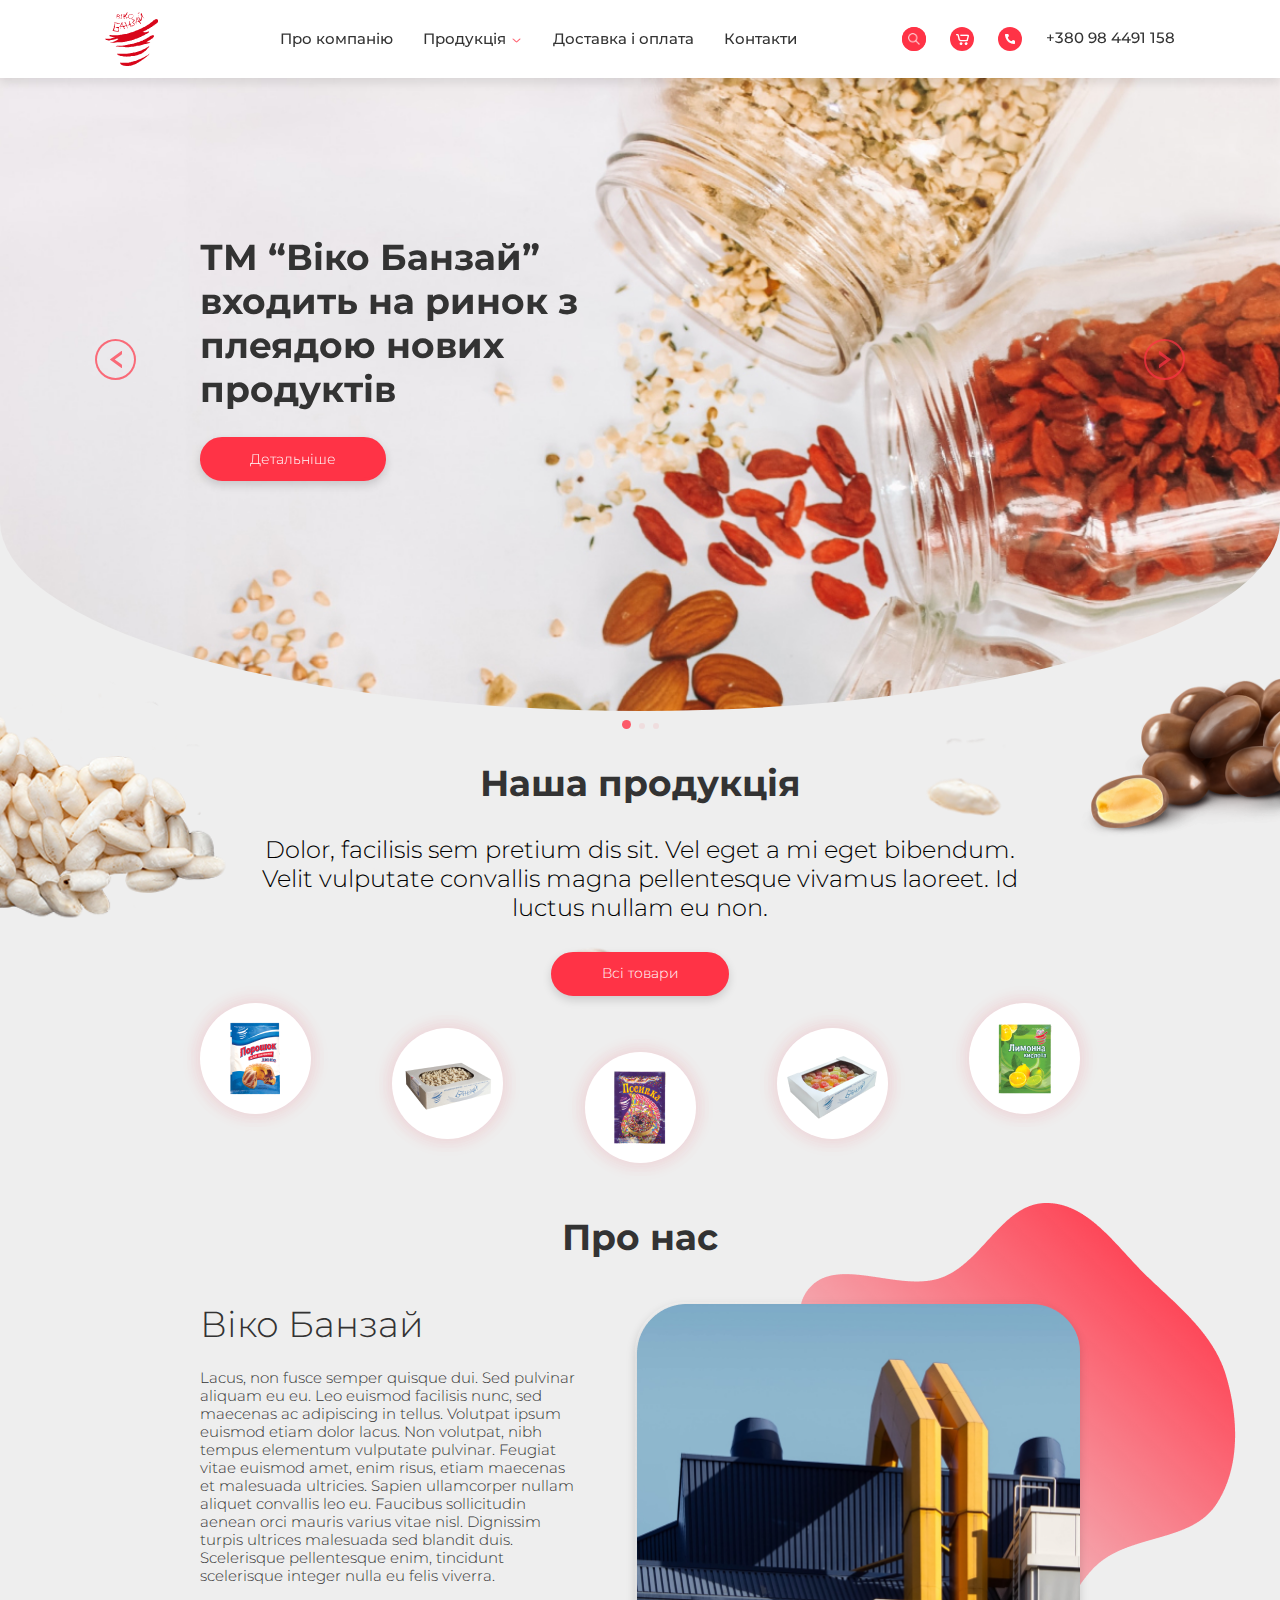
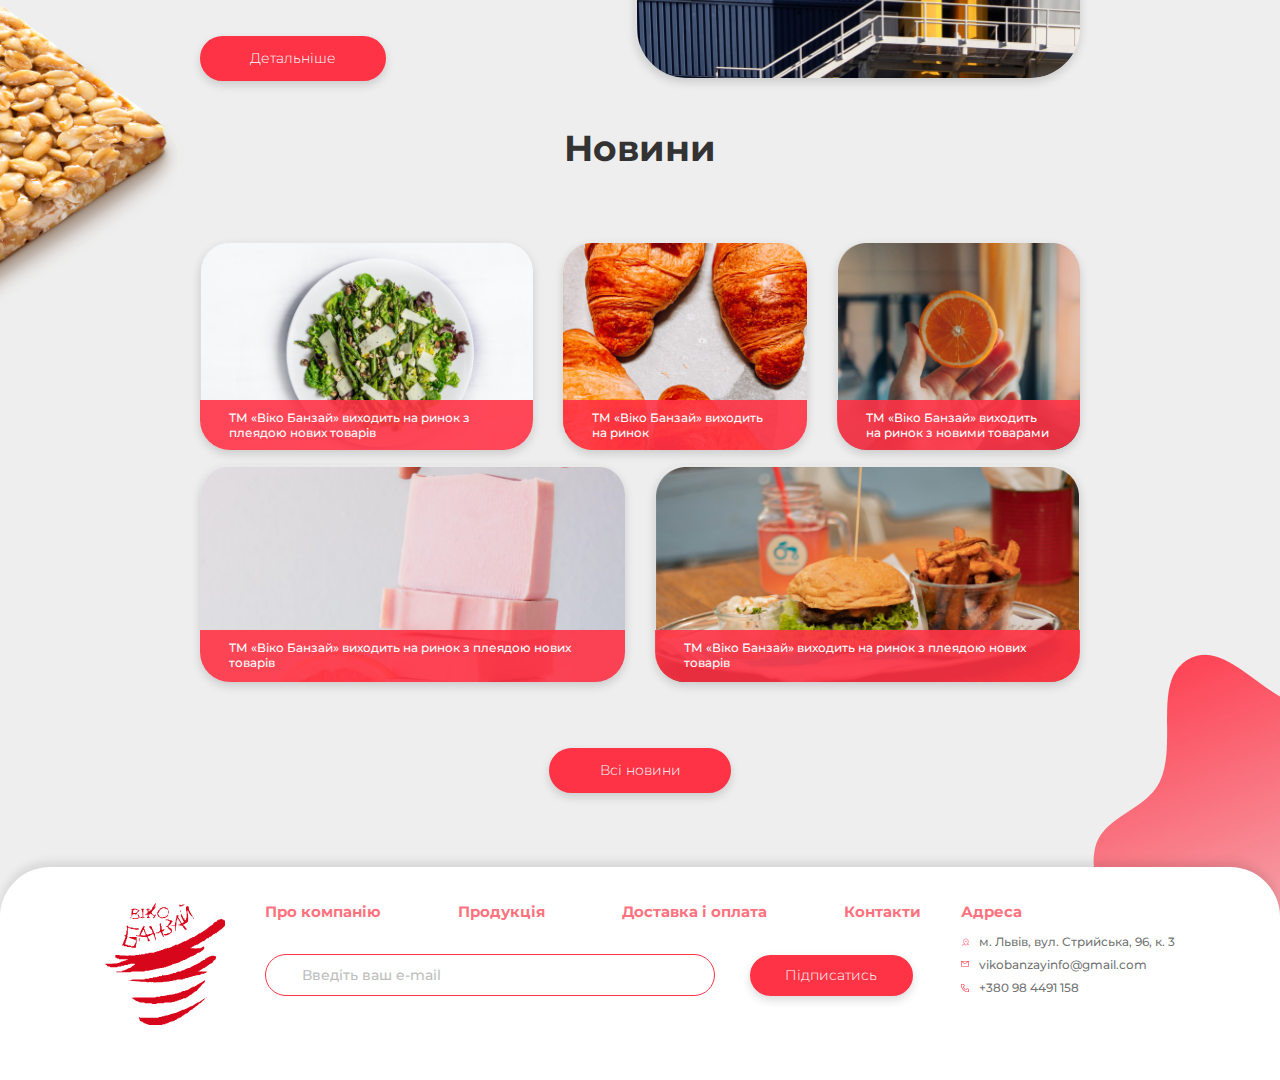
<file: index.html>
<!DOCTYPE html>
<html lang="uk">
<head>
	<meta charset="UTF-8">
	<meta name="viewport" content="width=device-width, initial-scale=1.0">
	<link rel="shortcut icon" href="images/Logo.ico" type="image/x-icon">
	<link rel="stylesheet" href="css/nullstyle.css">
	<link rel="stylesheet" href="https://unpkg.com/swiper/swiper-bundle.min.css">
	<link rel="stylesheet" href="css/style.css">
	<title>Віко Банзай</title>
</head>
<body>
	<div class="wrapper">
		<header class="header">
			<div class="container-big">
				<div class="header__row">
					<a href="index.html" class="header__logo">
						<img src="images/Logo.svg" alt="Logo">
					</a>
					
					<div class="header__burger">
						<span></span>
					</div>
					<div class="header__right">
						<nav class="header__menu">
							<ul class="header__list">
								<li>
									<a href="about-us.html" class="header__link">Про компанію</a>
								</li>
								<li>
									<a href="products.html" class="header__link header__link-sub">Продукція</a>
									<ul class="submenu">
										<li class="submenu__item">
											<a class="submenu__link" href="products.html">Всі товари</a>
										</li>
										<li class="submenu__item">
											<a class="submenu__link" href="products.html">Вагова 
												продукція</a>
										</li>
										<li class="submenu__item">
											<a class="submenu__link" href="products.html">Фасована 
												продукція</a>
										</li>
									</ul>
								</li>
								<li>
									<a href="delivery-and-payment.html" class="header__link">Доставка і оплата</a>
								</li>
								<li>
									<a href="contacts.html" class="header__link">Контакти</a>
								</li>
							</ul>
						</nav>
						<div class="header__contacts">
								 <div class="search">
									<button class="search__button header__btn" type="button">
										<img src="images/search.png" alt="Пошук">
									</button>
									<input class="search__input" type="text">
								</div>
								<button class="header__basket-btn header__btn" type="button">
									<img src="images/basket.png" alt="Корзина">
								</button>
								<a class="header__phone-btn header__btn" href="tel:+380984491158">
									<img src="images/phone.png" alt="Телефон">
								</a>
								<span class="phone-num">+380 98 4491 158</span>
							</div>
						</div>
					</div>
			</div>
		</header>
		<main class="main">
			<div class="image-slider swiper-container">
				<div class="image-slider__content">
					<div class="image-slider__row">
						<span class="image-slider-button-prev"></span>
						<div class="image-slider__text">
							<p>ТМ “Віко Банзай” входить на ринок з плеядою нових продуктів</p>
							<button class="image-slider__button btn" type="button">Детальніше</button>
						</div>
						<span class="image-slider-button-next"></span>
					</div>
				</div>
				<div class="image-slider__wrapper swiper-wrapper">
					<div class="image-slider__slide swiper-slide">
						<div class="image-slider__image">
							<img src="images/slider/1.jpg" alt="">
						</div>
					</div>
					<div class="swiper-slide">
						<div class="image-slider__image">
							<img src="images/slider/1.jpg" alt="">
						</div>
					</div>
					<div class="swiper-slide">
						<div class="image-slider__image">
							<img src="images/slider/1.jpg" alt="">
						</div>
					</div>
				</div>
				<div class="swiper-pagination"></div>
			</div>
			<section class="our-product">
				<div class="container-small">
					<h2 class="our-product__title">Наша продукція</h2>
					<div class="our-product__text">
						<p>Dolor, facilisis sem pretium dis sit. 
							Vel eget a mi eget bibendum. Velit vulputate convallis magna pellentesque vivamus laoreet. Id luctus  nullam eu non. </p>
					</div>
					<button class="our-product__button btn" type="button">Всі товари</button>
					<ul class="our-product__list">
						<li>
							<a href="#" class="our-product__link">
								<img src="images/our-products/1.png" alt="product">
							</a>
						</li>
						<li>
							<a href="#" class="our-product__link">
								<img src="images/our-products/2.png" alt="product">
							</a>
						</li>
						<li>
							<a href="#" class="our-product__link">
								<img src="images/our-products/3.png" alt="product">
							</a>
						</li>
						<li>
							<a href="#" class="our-product__link">
								<img src="images/our-products/4.png" alt="product">
							</a>
						</li>
						<li>
							<a href="#" class="our-product__link">
								<img src="images/our-products/5.png" alt="product">
							</a>
						</li>
					</ul>
				</div>
				<img class="our-product__bg-left" src="images/our-products/bg1.png">
				<img class="our-product__bg-right" src="images/our-products/bg2.png">
			</section>
			<section class="about-us">
				<div class="container-small">
					<h2 class="about-us__title">Про нас</h2>
					<div class="about-us__body">
						<div class="about-us__content">
							<h3 class="about-us__subtitle">Віко Банзай</h3>
							<div class="about-us__text">
								<p>Lacus, non fusce semper quisque dui. Sed pulvinar aliquam eu eu. Leo euismod facilisis nunc, sed maecenas ac adipiscing in tellus. 
									Volutpat ipsum euismod etiam dolor lacus. Non volutpat, nibh tempus elementum vulputate pulvinar. Feugiat vitae euismod amet, enim risus, etiam maecenas et malesuada ultricies. 
									Sapien ullamcorper nullam aliquet convallis leo eu. Faucibus sollicitudin aenean orci mauris varius vitae nisl. Dignissim turpis ultrices malesuada sed blandit duis. Scelerisque pellentesque enim, tincidunt scelerisque integer nulla eu felis viverra. </p>
							</div>
							<button class="about-us__button btn" type="button">Детальніше</button>
						</div>
						<div class="about-us__image">
							<img src="images/about-us/1k.png" alt="picture">
						</div>
					</div>
					<img class="about-us-bg" src="images/about-us/bg1.png">
				</div>
				<img class="about-us__bg2" src="images/about-us/bg2.png">
			</section>
			<section class="news">
				<div class="container-small">
					<h2 class="news__title">Новини</h2>
					<div class="news__body">
						<div class="news__top">
							<div class="news__cart1 cart-news">
								<a href="#" class="news__link">
									<img class="news__cart-bg" src="images/news/1.png" alt="food">
									<div class="cart-news__content">
										<h3 class="cart-news__title">ТМ «Віко Банзай» виходить на ринок з плеядою нових товарів</h3>
										<p>Lorem ipsum dolor sit amet, consectetur adipiscing elit ut aliquam, purus sit amet luctus venenatis</p>
									</div>
								</a>
							</div>
							<div class="news__cart2 cart-news">
								<a href="#" class="news__link">
									<img class="news__cart-bg" src="images/news/2.png" alt="food">
									<div class="cart-news__content">
										<h3 class="cart-news__title">ТМ «Віко Банзай» виходить на ринок</h3>
										<p>Lorem ipsum dolor sit amet, consectetur adipiscing elit ut aliquam, purus sit amet luctus venenatis</p>
									</div>
								</a>
							</div>
							<div class="news__cart3 cart-news">
								<a href="#" class="news__link">
									<img class="news__cart-bg" src="images/news/3.png" alt="food">
									<div class="cart-news__content">
										<h3 class="cart-news__title">ТМ «Віко Банзай» виходить на ринок з новими товарами</h3>
										<p>Lorem ipsum dolor sit amet, consectetur adipiscing elit ut aliquam, purus sit amet luctus venenatis</p>
									</div>
								</a>
							</div>
						</div>
						<div class="news__bottom">
							<div class="news__cart4 cart-news">
								<a href="#" class="news__link">
									<img class="news__cart-bg" src="images/news/4.png" alt="food">
									<div class="cart-news__content">
										<h3 class="cart-news__title">ТМ «Віко Банзай» виходить на ринок з плеядою нових товарів</h3>
										<p>Lorem ipsum dolor sit amet, consectetur adipiscing elit ut aliquam, purus sit amet luctus venenatis</p>
									</div>
								</a>
							</div>
							<div class="news__cart5 cart-news">
								<a href="#" class="news__link">
									<img class="news__cart-bg" src="images/news/5.png" alt="food">
									<div class="cart-news__content">
										<h3 class="cart-news__title">ТМ «Віко Банзай» виходить на ринок з плеядою нових товарів</h3>
										<p>Lorem ipsum dolor sit amet, consectetur adipiscing elit ut aliquam, purus sit amet luctus venenatis</p>
									</div>
								</a>
							</div>
						</div>
					</div>
					<div class="news-slider swiper-container">
						<div class="news-slider__wrapper swiper-wrapper">
							<div class="news-slider__slide swiper-slide">
								<div class="news-slider__cart">
									<div class="news__cart1 cart-news">
										<a href="#" class="news__link">
											<img class="news__cart-bg" src="images/news/1.png" alt="food">
											<div class="cart-news__content">
												<h3 class="cart-news__title">ТМ «Віко Банзай» виходить на ринок з плеядою нових товарів</h3>
												<p>Lorem ipsum dolor sit amet, consectetur adipiscing elit ut aliquam, purus sit amet luctus venenatis</p>
											</div>
										</a>
									</div>
								</div>
							</div>
							<div class="swiper-slide">
								<div class="news-slider__cart">
									<div class="news__cart2 cart-news">
										<a href="#" class="news__link">
											<img class="news__cart-bg" src="images/news/2.png" alt="food">
											<div class="cart-news__content">
												<h3 class="cart-news__title">ТМ «Віко Банзай» виходить на ринок з плеядою нових товарів</h3>
												<p>Lorem ipsum dolor sit amet, consectetur adipiscing elit ut aliquam, purus sit amet luctus venenatis</p>
											</div>
										</a>
									</div>
								</div>
							</div>
							<div class="swiper-slide">
								<div class="news-slider__cart">
									<div class="news__cart3 cart-news">
										<a href="#" class="news__link">
											<img class="news__cart-bg" src="images/news/3.png" alt="food">
											<div class="cart-news__content">
												<h3 class="cart-news__title">ТМ «Віко Банзай» виходить на ринок з плеядою нових товарів</h3>
												<p>Lorem ipsum dolor sit amet, consectetur adipiscing elit ut aliquam, purus sit amet luctus venenatis</p>
											</div>
										</a>
									</div>
								</div>
							</div>
							<div class="swiper-slide">
								<div class="news-slider__cart">
									<div class="news__cart4 cart-news">
										<a href="#" class="news__link">
											<img class="news__cart-bg" src="images/news/4.png" alt="food">
											<div class="cart-news__content">
												<h3 class="cart-news__title">ТМ «Віко Банзай» виходить на ринок з плеядою нових товарів</h3>
												<p>Lorem ipsum dolor sit amet, consectetur adipiscing elit ut aliquam, purus sit amet luctus venenatis</p>
											</div>
										</a>
									</div>
								</div>
							</div>
							<div class="swiper-slide">
								<div class="news-slider__cart">
									<div class="news__cart5 cart-news">
										<a href="#" class="news__link">
											<img class="news__cart-bg" src="images/news/5.png" alt="food">
											<div class="cart-news__content">
												<h3 class="cart-news__title">ТМ «Віко Банзай» виходить на ринок з плеядою нових товарів</h3>
												<p>Lorem ipsum dolor sit amet, consectetur adipiscing elit ut aliquam, purus sit amet luctus venenatis</p>
											</div>
										</a>
									</div>
								</div>
							</div>
						</div>
					</div>
					<button class="news__button btn" type="button">Всі новини</button>
				</div>
			</section>
		</main>
		<footer class="footer">
			<div class="container-big">
				<div class="footer__body">
					<a href="index.html">
						<img class="footer__logo" src="images/Logo.svg" alt="logo">
					</a>
					<div class="footer__menu">
						<ul class="footer__list">
							<li>
								<a href="about-us.html" class="footer__link">Про компанію</a>
							</li>
							<li>
								<a href="products.html" class="footer__link">Продукція</a>
							</li>
							<li>
								<a href="delivery-and-payment.html" class="footer__link">Доставка і оплата</a>
							</li>
							<li>
								<a href="contacts.html" class="footer__link">Контакти</a>
							</li>
						</ul>
						<form class="footer__form" action="/">
							<input type="email" placeholder="Введіть ваш e-mail" required>
							<button class="footer__button btn" type="button">Підписатись</button>
						</form>
					</div>
					<div class="footer__adress adress-footer">
						<h3 class="adress-footer__title">Адреса</h3>
						<p class="adress-footer__item adress-footer__adress">м. Львів, вул. Стрийська, 96, к. 3</p>
						<p class="adress-footer__item adress-footer__email">vikobanzayinfo@gmail.com</p>
						<p class="adress-footer__item adress-footer__phone">+380 98 4491 158</p>
					</div>
				</div>
			</div>
			<img class="footer-bg" src="images/footer/footer-bg.png">
		</footer>
	</div>
	<script src="https://unpkg.com/swiper/swiper-bundle.min.js"></script>
	<script src="js/app.js"></script>
</body>
</html>
</file>
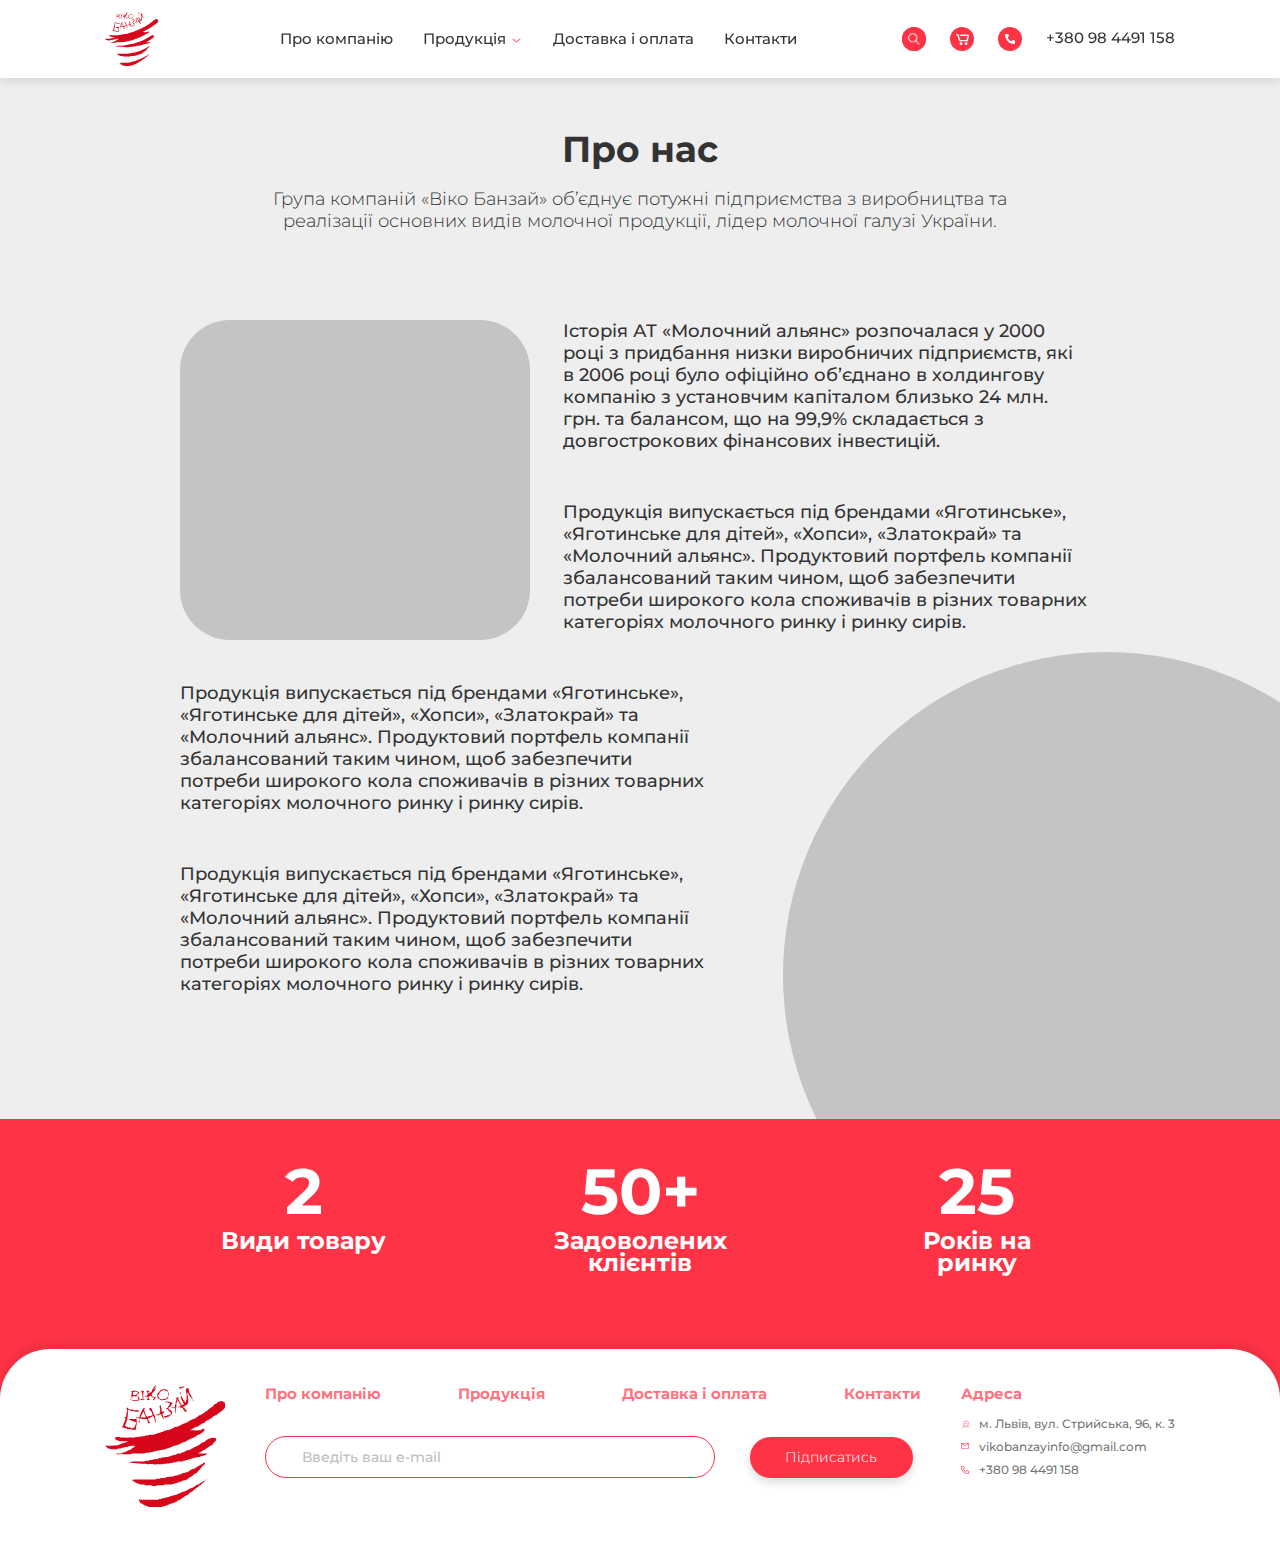
<file: about-us.html>
<!DOCTYPE html>
<html lang="uk">
<head>
	<meta charset="UTF-8">
	<meta name="viewport" content="width=device-width, initial-scale=1.0">
	<link rel="shortcut icon" href="images/Logo.ico" type="image/x-icon">
	<link rel="stylesheet" href="css/nullstyle.css">
	<link rel="stylesheet" href="css/style.css">
	<title>Віко Банзай: про нас</title>
</head>
<body>
	<div class="wrapper">
		<header class="header">
			<div class="container-big">
				<div class="header__row">
					<a href="index.html" class="header__logo">
						<img src="images/Logo.svg" alt="Logo">
					</a>
					
					<div class="header__burger">
						<span></span>
					</div>
					<div class="header__right">
						<nav class="header__menu">
							<ul class="header__list">
								<li>
									<a href="about-us.html" class="header__link">Про компанію</a>
								</li>
								<li>
									<a href="products.html" class="header__link header__link-sub">Продукція</a>
									<ul class="submenu">
										<li class="submenu__item">
											<a class="submenu__link" href="products.html">Всі товари</a>
										</li>
										<li class="submenu__item">
											<a class="submenu__link" href="products.html">Вагова 
												продукція</a>
										</li>
										<li class="submenu__item">
											<a class="submenu__link" href="products.html">Фасована 
												продукція</a>
										</li>
									</ul>
								</li>
								<li>
									<a href="delivery-and-payment.html" class="header__link">Доставка і оплата</a>
								</li>
								<li>
									<a href="contacts.html" class="header__link">Контакти</a>
								</li>
							</ul>
						</nav>
						<div class="header__contacts">
								 <div class="search">
									<button class="search__button header__btn" type="button">
										<img src="images/search.png" alt="Пошук">
									</button>
									<input class="search__input" type="text">
								</div>
								<button class="header__basket-btn header__btn" type="button">
									<img src="images/basket.png" alt="Корзина">
								</button>
								<a class="header__phone-btn header__btn" href="tel:+380984491158">
									<img src="images/phone.png" alt="Телефон">
								</a>
								<span class="phone-num">+380 98 4491 158</span>
							</div>
						</div>
					</div>
			</div>
		</header>
		<main class="main">
			<section class="about--us">
				<div class="container-big">
					<div class="about--us__body">
						<h1 class="about--us__title">Про нас</h1>
						<div class="about--us__subtitle">
							<p>
								Група компаній «Віко Банзай» об’єднує потужні підприємства з виробництва та реалізації основних видів молочної продукції, лідер молочної галузі України.
							</p>
						</div>
						<div class="about--us__row row-about--us">
							<div class="row-about--us__img"></div>
							<div class="row-about--us__text">
								<p>
									Історія АТ «Молочний альянс» розпочалася у 2000 році з придбання низки виробничих підприємств, які в 2006 році було офіційно об’єднано в холдингову компанію з установчим капіталом близько 24 млн. грн. та балансом, що на 99,9% складається з довгострокових фінансових інвестицій.
								</p>
								<p>
									Продукція випускається під брендами «Яготинське», «Яготинське для дітей», «Хопси», «Златокрай» та «Молочний альянс». Продуктовий портфель компанії збалансований таким чином, щоб забезпечити потреби широкого кола споживачів в різних товарних категоріях молочного ринку і ринку сирів.
								</p>
							</div>
						</div>
						<div class="about--us__text">
							<p>
								Продукція випускається під брендами «Яготинське», «Яготинське для дітей», «Хопси», «Златокрай» та «Молочний альянс». Продуктовий портфель компанії збалансований таким чином, щоб забезпечити потреби широкого кола споживачів в різних товарних категоріях молочного ринку і ринку сирів.
							</p>
							<p>
								Продукція випускається під брендами «Яготинське», «Яготинське для дітей», «Хопси», «Златокрай» та «Молочний альянс». Продуктовий портфель компанії збалансований таким чином, щоб забезпечити потреби широкого кола споживачів в різних товарних категоріях молочного ринку і ринку сирів.
							</p>
						</div>
					</div>
				</div>
				<div class="about--us__bg"></div>
			</section>
			<div class="preferences">
				<div class="preferences__body">
					<div class="preferences__item">
						<p class="preferences__num">2</p>
						<p class="preferences__text">Види товару</p>
					</div>
					<div class="preferences__item">
						<p class="preferences__num">50+</p>
						<p class="preferences__text">Задоволених клієнтів</p>
					</div>
					<div class="preferences__item">
						<p class="preferences__num">25</p>
						<p class="preferences__text">Років на ринку</p>
					</div>
				</div>
			</div>
		</main>
		<footer class="footer">
			<div class="container-big">
				<div class="footer__body">
					<a href="index.html">
						<img class="footer__logo" src="images/Logo.svg" alt="logo">
					</a>
					<div class="footer__menu">
						<ul class="footer__list">
							<li>
								<a href="about-us.html" class="footer__link">Про компанію</a>
							</li>
							<li>
								<a href="products.html" class="footer__link">Продукція</a>
							</li>
							<li>
								<a href="delivery-and-payment.html" class="footer__link">Доставка і оплата</a>
							</li>
							<li>
								<a href="contacts.html" class="footer__link">Контакти</a>
							</li>
						</ul>
						<form class="footer__form" action="/">
							<input type="email" placeholder="Введіть ваш e-mail" required>
							<button class="footer__button btn" type="button">Підписатись</button>
						</form>
					</div>
					<div class="footer__adress adress-footer">
						<h3 class="adress-footer__title">Адреса</h3>
						<p class="adress-footer__item adress-footer__adress">м. Львів, вул. Стрийська, 96, к. 3</p>
						<p class="adress-footer__item adress-footer__email">vikobanzayinfo@gmail.com</p>
						<p class="adress-footer__item adress-footer__phone">+380 98 4491 158</p>
					</div>
				</div>
			</div>
		</footer>
	</div>
	<script src="js/appmin.js"></script>
</body>
</html>
</file>
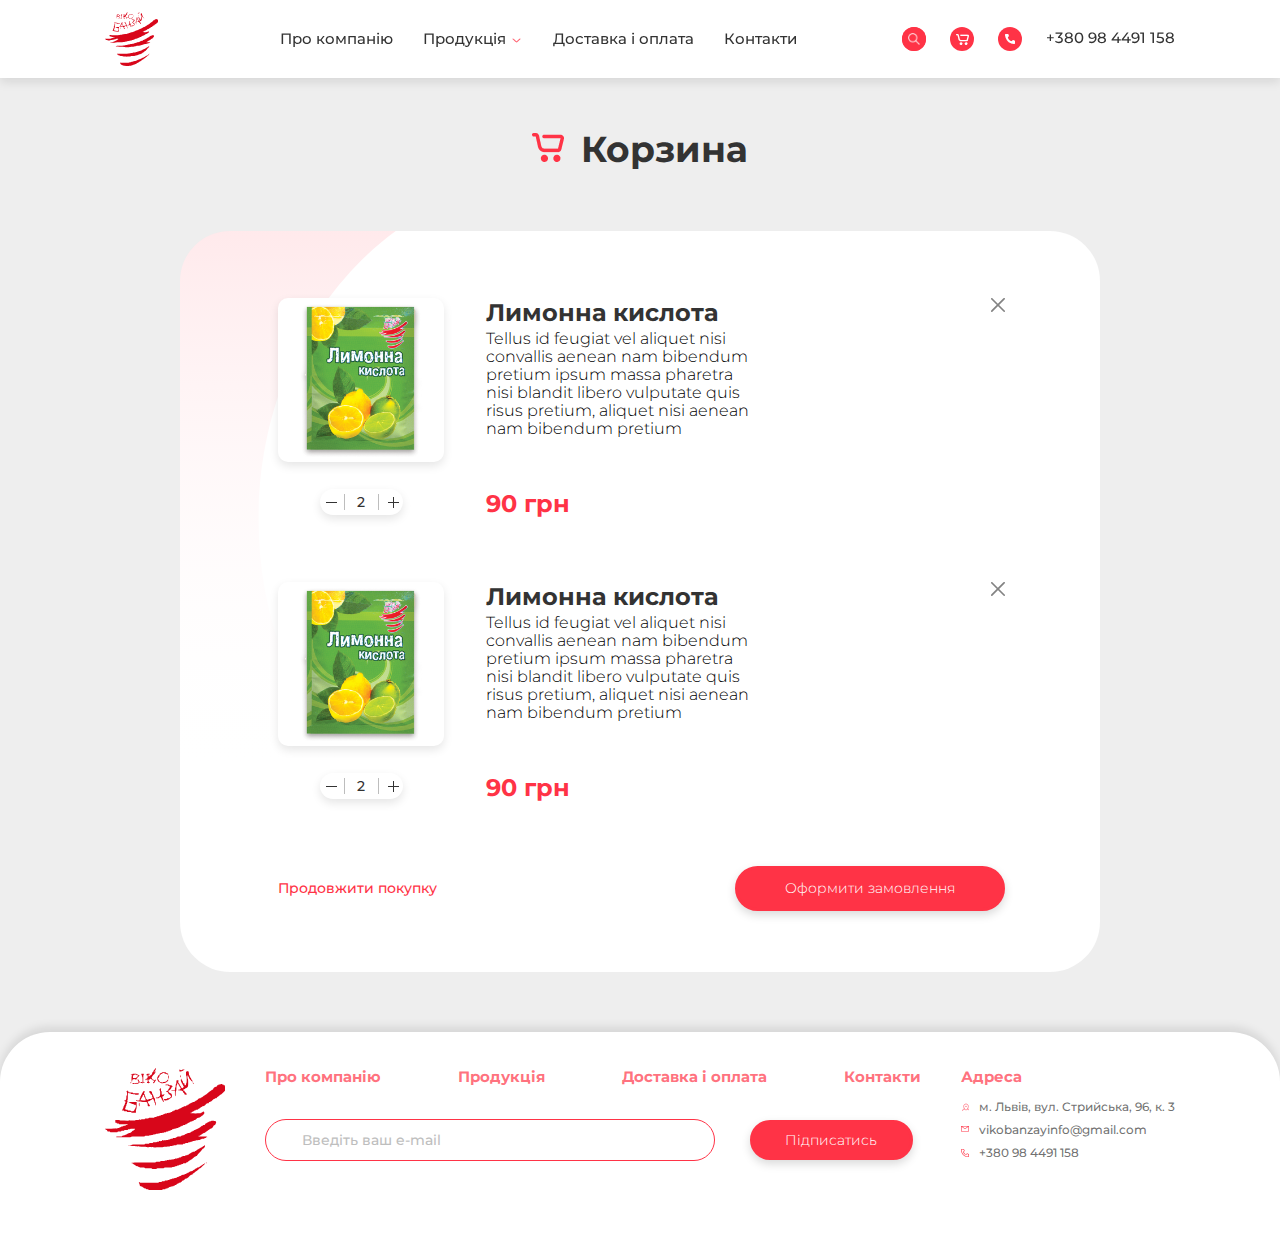
<file: basket.html>
<!DOCTYPE html>
<html lang="uk">
<head>
	<meta charset="UTF-8">
	<meta name="viewport" content="width=device-width, initial-scale=1.0">
	<link rel="shortcut icon" href="images/Logo.ico" type="image/x-icon">
	<link rel="stylesheet" href="css/nullstyle.css">
	<link rel="stylesheet" href="css/style.css">
	<title>Віко Банзай: корзина</title>
</head>
<body>
	<div class="wrapper">
		<header class="header">
			<div class="container-big">
				<div class="header__row">
					<a href="#" class="header__logo">
						<img src="images/Logo.svg" alt="Logo">
					</a>
					
					<div class="header__burger">
						<span></span>
					</div>
					<div class="header__right">
						<nav class="header__menu">
							<ul class="header__list">
								<li>
									<a href="#" class="header__link">Про компанію</a>
								</li>
								<li>
									<a href="#" class="header__link header__link-sub">Продукція</a>
									<ul class="submenu">
										<li class="submenu__item">
											<a class="submenu__link" href="#">Всі товари</a>
										</li>
										<li class="submenu__item">
											<a class="submenu__link" href="#">Вагова 
												продукція</a>
										</li>
										<li class="submenu__item">
											<a class="submenu__link" href="#">Фасована 
												продукція</a>
										</li>
									</ul>
								</li>
								<li>
									<a href="#" class="header__link">Доставка і оплата</a>
								</li>
								<li>
									<a href="#" class="header__link">Контакти</a>
								</li>
							</ul>
						</nav>
						<div class="header__contacts">
								 <div class="search">
									<button class="search__button header__btn" type="button">
										<img src="images/search.png" alt="Пошук">
									</button>
									<input class="search__input" type="text">
								</div>
								<button class="header__basket-btn header__btn" type="button">
									<img src="images/basket.png" alt="Корзина">
								</button>
								<a class="header__phone-btn header__btn" href="tel:+380984491158">
									<img src="images/phone.png" alt="Телефон">
								</a>
								<span class="phone-num">+380 98 4491 158</span>
							</div>
						</div>
					</div>
			</div>
		</header>
		<main class="main">
			<section class="basket">
				<div class="container-big">
					<h1 class="basket__title">Корзина</h1>
					<div class="basket__body body-basket">
						<span class="basket__tray">Кошик</span>
						<div class="body-basket__item">
							<div class="body-basket__product-top">
								<div class="body-basket__prev">
									<div class="body-basket__img">
										<img src="images/product-photo.png" alt="лимонна кислота">
									</div>
								</div>
								<div class="body-basket__about">
									<h2 class="body-basket__title">Лимонна кислота</h2>
									<div class="body-basket__text">
										<p>
											Tellus id feugiat vel aliquet nisi convallis aenean nam bibendum pretium ipsum massa pharetra nisi blandit
											libero vulputate quis risus pretium, aliquet nisi 
											aenean nam bibendum pretium
										</p>
									</div>
								</div>
							</div>
							<div class="body-basket__product-bottom">
								<div class="body-basket__count">
									<div class="prod-count">
										<button class="body-basket__btn-minus btn-minus"></button>
										<span class="body-basket__num num">2</span>
										<button class="body-basket__btn-plus btn-plus"></button>
									</div>
								</div>
								<div class="body-basket__price"><span>90</span> грн</div>
							</div>
							<button class="item__close" type="button">
								<img class="close" src="images/basket/dagger.png">
							</button>
						</div>
						<div class="body-basket__item">
							<div class="body-basket__product-top">
								<div class="body-basket__prev">
									<div class="body-basket__img">
										<img src="images/product-photo.png" alt="лимонна кислота">
									</div>
								</div>
								<div class="body-basket__about">
									<h2 class="body-basket__title">Лимонна кислота</h2>
									<div class="body-basket__text">
										<p>
											Tellus id feugiat vel aliquet nisi convallis aenean nam bibendum pretium ipsum massa pharetra nisi blandit
											libero vulputate quis risus pretium, aliquet nisi 
											aenean nam bibendum pretium
										</p>
									</div>
								</div>
							</div>
							<div class="body-basket__product-bottom">
								<div class="body-basket__count">
									<div class="prod-count">
										<button class="body-basket__btn-minus btn-minus"></button>
										<span class="body-basket__num num">2</span>
										<button class="body-basket__btn-plus btn-plus"></button>
									</div>
								</div>
								<div class="body-basket__price"><span>90</span> грн</div>
							</div>
							<button class="item__close" type="button">
								<img class="close" src="images/basket/dagger.png">
							</button>
						</div>
						<div class="basket__footer">
							<button class="basket__button btn" type="button">Оформити замовлення</button>
							<a href="#" class="basket__link">Продовжити покупку</a>
						</div>
					</div>
				</div>
			</section>
		</main>
		<footer class="footer">
			<div class="container-big">
				<div class="footer__body">
					<a href="#">
						<img class="footer__logo" src="images/Logo.svg" alt="logo">
					</a>
					<div class="footer__menu">
						<ul class="footer__list">
							<li>
								<a href="#" class="footer__link">Про компанію</a>
							</li>
							<li>
								<a href="#" class="footer__link">Продукція</a>
							</li>
							<li>
								<a href="#" class="footer__link">Доставка і оплата</a>
							</li>
							<li>
								<a href="#" class="footer__link">Контакти</a>
							</li>
						</ul>
						<form class="footer__form" action="/">
							<input type="email" placeholder="Введіть ваш e-mail" required>
							<button class="footer__button btn" type="button">Підписатись</button>
						</form>
					</div>
					<div class="footer__adress adress-footer">
						<h3 class="adress-footer__title">Адреса</h3>
						<p class="adress-footer__item adress-footer__adress">м. Львів, вул. Стрийська, 96, к. 3</p>
						<p class="adress-footer__item adress-footer__email">vikobanzayinfo@gmail.com</p>
						<p class="adress-footer__item adress-footer__phone">+380 98 4491 158</p>
					</div>
				</div>
			</div>
		</footer>
	</div>
	<script src="js/appmin.js"></script>
</body>
</html>
</file>
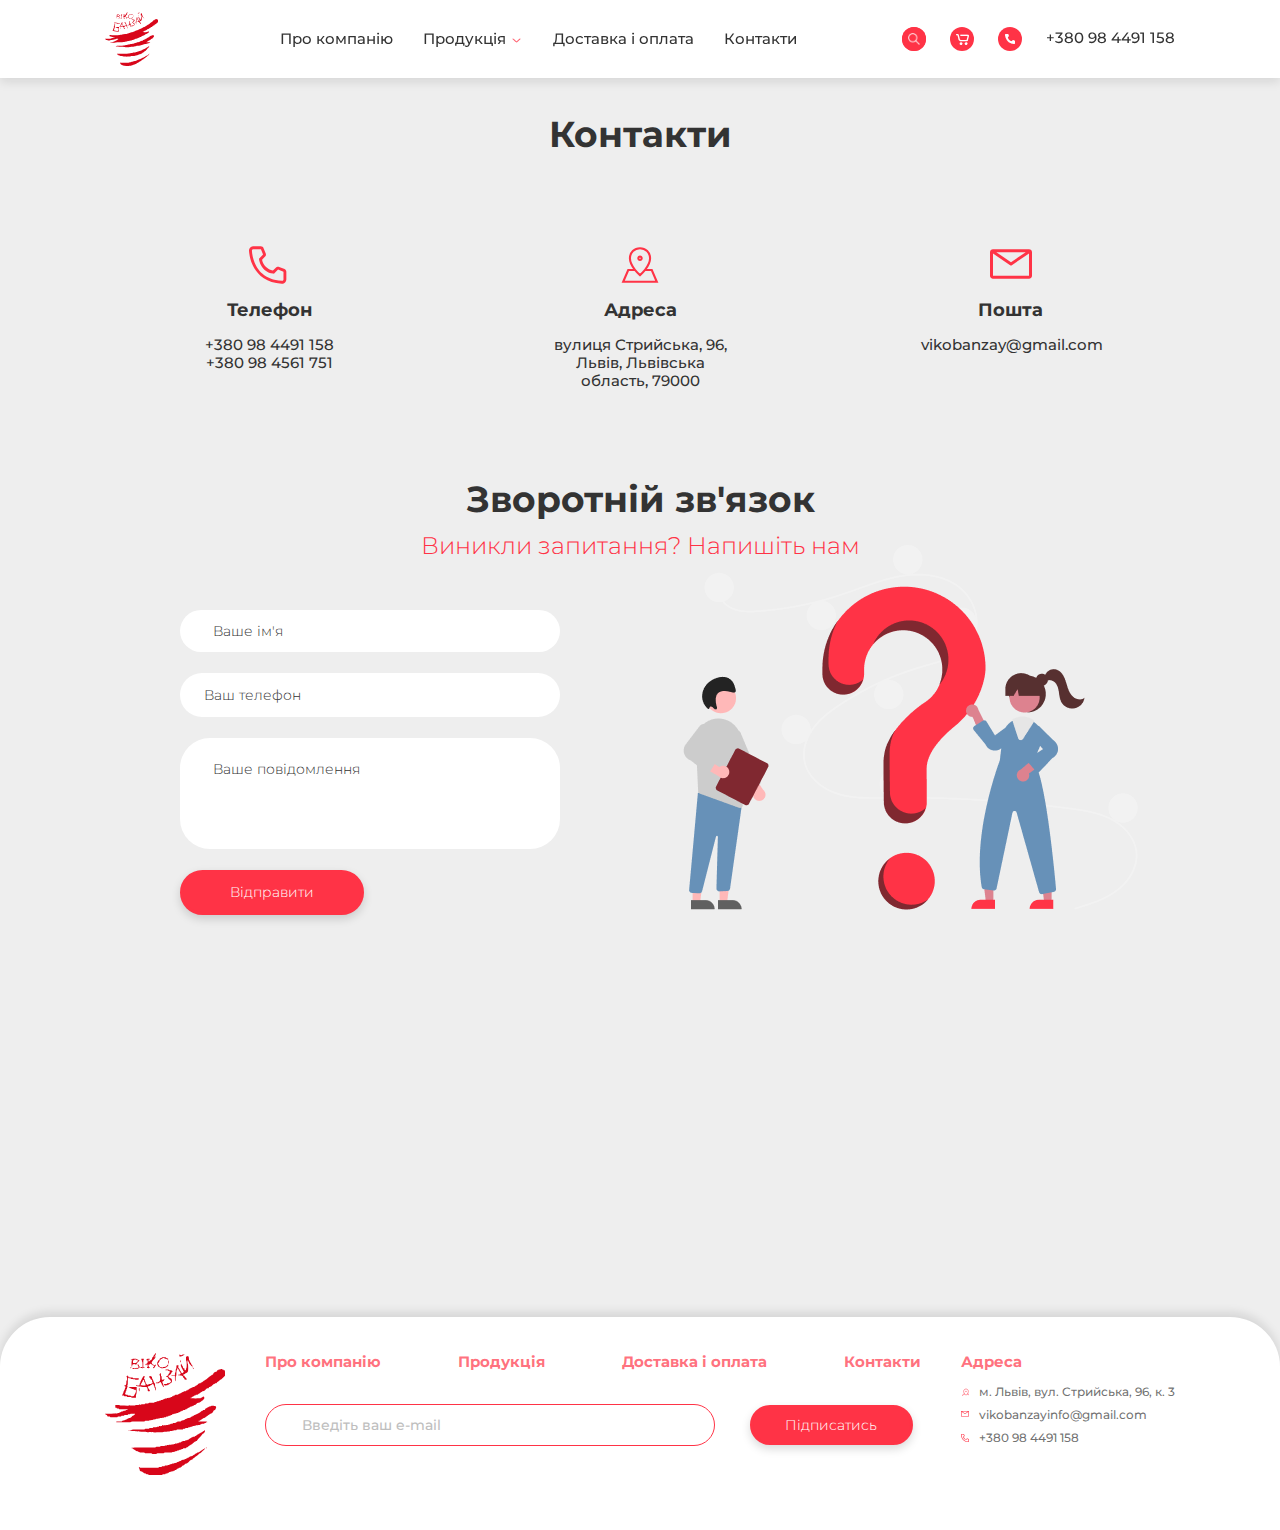
<file: contacts.html>
<!DOCTYPE html>
<html lang="uk">
<head>
	<meta charset="UTF-8">
	<meta name="viewport" content="width=device-width, initial-scale=1.0">
	<link rel="shortcut icon" href="images/Logo.ico" type="image/x-icon">
	<link rel="stylesheet" href="css/nullstyle.css">
	<link rel="stylesheet" href="css/style.css">
	<title>Віко Банзай: контакти</title>
</head>
<body>
	<div class="wrapper">
		<header class="header">
			<div class="container-big">
				<div class="header__row">
					<a href="#" class="header__logo">
						<img src="images/Logo.svg" alt="Logo">
					</a>
					
					<div class="header__burger">
						<span></span>
					</div>
					<div class="header__right">
						<nav class="header__menu">
							<ul class="header__list">
								<li>
									<a href="#" class="header__link">Про компанію</a>
								</li>
								<li>
									<a href="#" class="header__link header__link-sub">Продукція</a>
									<ul class="submenu">
										<li class="submenu__item">
											<a class="submenu__link" href="#">Всі товари</a>
										</li>
										<li class="submenu__item">
											<a class="submenu__link" href="#">Вагова 
												продукція</a>
										</li>
										<li class="submenu__item">
											<a class="submenu__link" href="#">Фасована 
												продукція</a>
										</li>
									</ul>
								</li>
								<li>
									<a href="#" class="header__link">Доставка і оплата</a>
								</li>
								<li>
									<a href="#" class="header__link">Контакти</a>
								</li>
							</ul>
						</nav>
						<div class="header__contacts">
								 <div class="search">
									<button class="search__button header__btn" type="button">
										<img src="images/search.png" alt="Пошук">
									</button>
									<input class="search__input" type="text">
								</div>
								<button class="header__basket-btn header__btn" type="button">
									<img src="images/basket.png" alt="Корзина">
								</button>
								<a class="header__phone-btn header__btn" href="tel:+380984491158">
									<img src="images/phone.png" alt="Телефон">
								</a>
								<span class="phone-num">+380 98 4491 158</span>
							</div>
						</div>
					</div>
			</div>
		</header>
		<main class="main">
			<section class="contacts">
				<div class="container-big">
					<div class="contacts__body">
						<h1 class="contacts__title">Контакти</h1>
						<div class="contacts__row row-contacts">
							<div class="row-contacts__item">
								<img class="row-contacts__img" src="images/footer/phone.svg" alt="phone">
								<h4 class="row-contacts__title">Телефон</h4>
								<p class="row-contacts__text">+380 98 4491 158</p>
								<p class="row-contacts__text">+380 98 4561 751</p>
							</div>
							<div class="row-contacts__item">
								<img class="row-contacts__img" src="images/footer/adress.svg" alt="phone">
								<h4 class="row-contacts__title">Адреса</h4>
								<p class="row-contacts__text">вулиця Стрийська, 96, Львів, Львівська область, 79000</p>
							</div>
							<div class="row-contacts__item">
								<img class="row-contacts__img" src="images/footer/email.svg" alt="phone">
								<h4 class="row-contacts__title">Пошта</h4>
								<p class="row-contacts__text">vikobanzay@gmail.com</p>
							</div>
						</div>
						<h2 class="contacts__subtitle">Зворотній зв'язок</h2>
						<p class="contacts__feedback">Виникли запитання? Напишіть нам</p>
						<div class="contacts__feedback-form form-feedback">
							<form class="form-feedback__form" action="/" method="POST">
								<label for="name">Ваше імя</label>
								<input id="name" type="text" placeholder="Ваше ім'я" name="name" value="">
								<label for="phone">Ваш телефон</label>
								<input id="phone" type="tel" placeholder="Ваш телефон" name="phone" value="">
								<label for="message">Ваше повідомлення</label>
								<textarea id="message" placeholder="Ваше повідомлення" name="message" value=""></textarea>
								<button class="form-feedback__button btn" type="button">Відправити</button>
							</form>
							<div class="form-feedback__img">
								<img src="images/contacts/ask.png">
							</div>
						</div>
					</div>
				</div>
			</section>
			<div class="map">
				<iframe src="https://www.google.com/maps/embed?pb=!1m18!1m12!1m3!1d16355.076277157708!2d24.122379258164795!3d49.79052026254909!2m3!1f0!2f0!3f0!3m2!1i1024!2i768!4f13.1!3m3!1m2!1s0x0%3A0x0!2zNDnCsDQ3JzE5LjMiTiAyNMKwMDcnNDIuOCJF!5e0!3m2!1sru!2sua!4v1607957005810!5m2!1sru!2sua" width="800" height="306" frameborder="0" style="border:0;" allowfullscreen="" aria-hidden="false" tabindex="0"></iframe>
			</div>
		</main>
		<footer class="footer">
			<div class="container-big">
				<div class="footer__body">
					<a href="#">
						<img class="footer__logo" src="images/Logo.svg" alt="logo">
					</a>
					<div class="footer__menu">
						<ul class="footer__list">
							<li>
								<a href="#" class="footer__link">Про компанію</a>
							</li>
							<li>
								<a href="#" class="footer__link">Продукція</a>
							</li>
							<li>
								<a href="#" class="footer__link">Доставка і оплата</a>
							</li>
							<li>
								<a href="#" class="footer__link">Контакти</a>
							</li>
						</ul>
						<form class="footer__form" action="/">
							<input type="email" placeholder="Введіть ваш e-mail" required>
							<button class="footer__button btn" type="button">Підписатись</button>
						</form>
					</div>
					<div class="footer__adress adress-footer">
						<h3 class="adress-footer__title">Адреса</h3>
						<p class="adress-footer__item adress-footer__adress">м. Львів, вул. Стрийська, 96, к. 3</p>
						<p class="adress-footer__item adress-footer__email">vikobanzayinfo@gmail.com</p>
						<p class="adress-footer__item adress-footer__phone">+380 98 4491 158</p>
					</div>
				</div>
			</div>
		</footer>
	</div>
	<script src="js/appmin.js"></script>
</body>
</html>
</file>
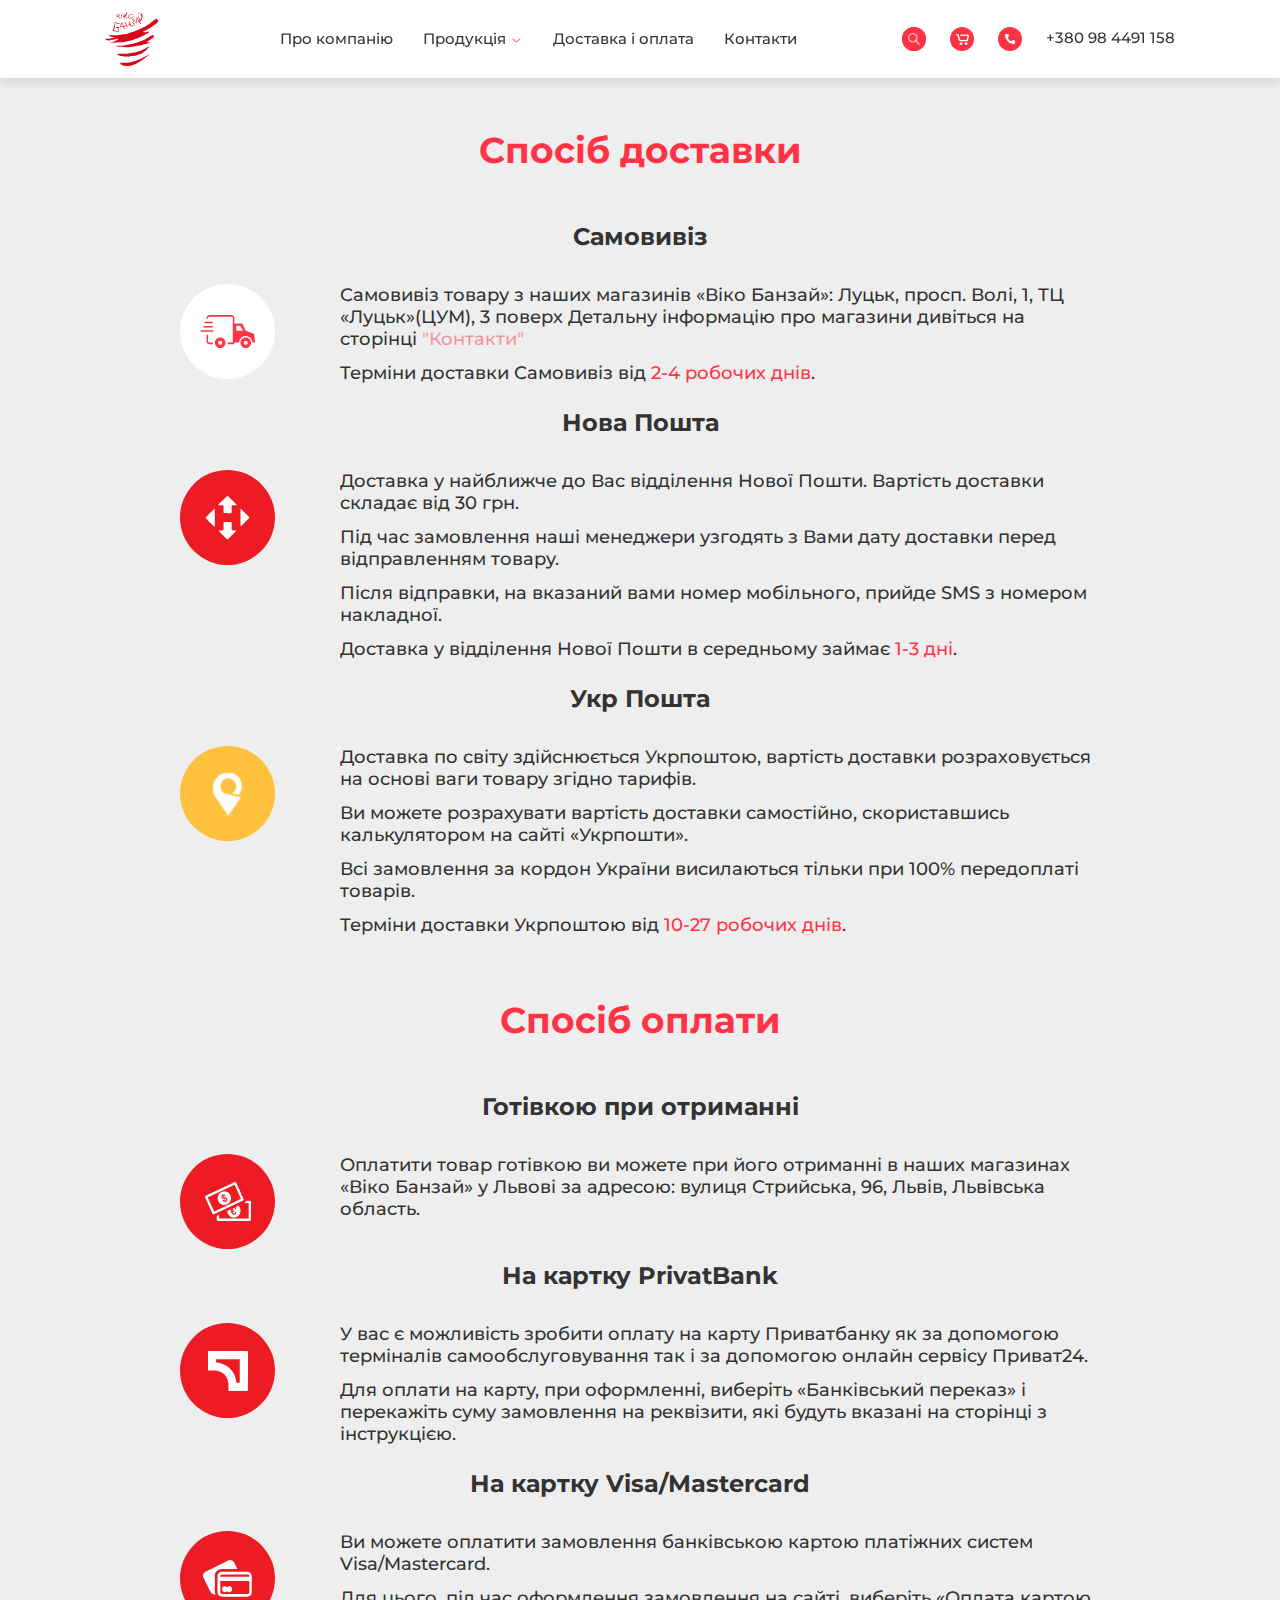
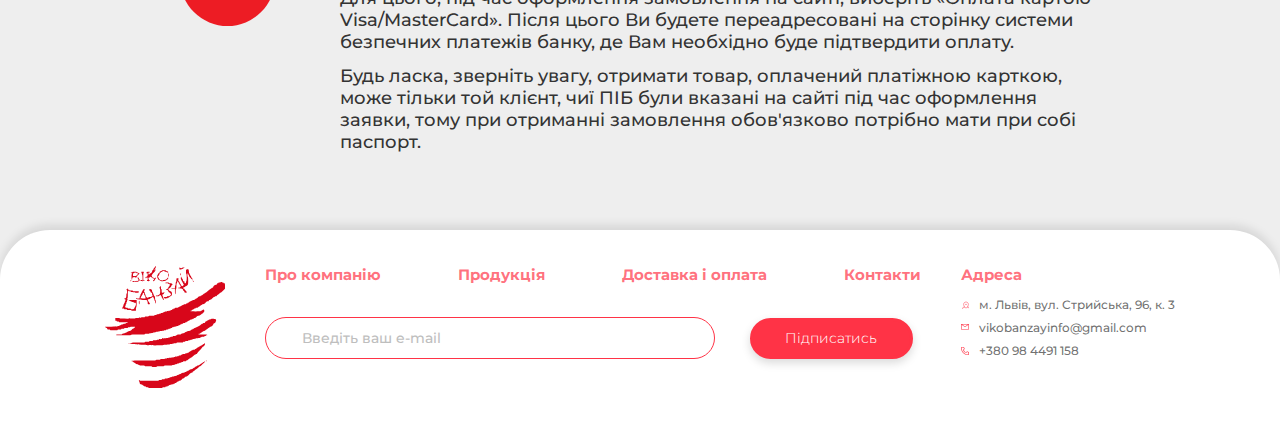
<file: delivery-and-payment.html>
<!DOCTYPE html>
<html lang="uk">
<head>
	<meta charset="UTF-8">
	<meta name="viewport" content="width=device-width, initial-scale=1.0">
	<link rel="shortcut icon" href="images/Logo.ico" type="image/x-icon">
	<link rel="stylesheet" href="css/nullstyle.css">
	<link rel="stylesheet" href="css/style.css">
	<title>Віко Банзай: доставка і оплата</title>
</head>
<body>
	<div class="wrapper">
		<header class="header">
			<div class="container-big">
				<div class="header__row">
					<a href="index.html" class="header__logo">
						<img src="images/Logo.svg" alt="Logo">
					</a>
					<div class="header__burger">
						<span></span>
					</div>
					<div class="header__right">
						<nav class="header__menu">
							<ul class="header__list">
								<li>
									<a href="about-us.html" class="header__link">Про компанію</a>
								</li>
								<li>
									<a href="products.html" class="header__link header__link-sub">Продукція</a>
									<ul class="submenu">
										<li class="submenu__item">
											<a class="submenu__link" href="products.html">Всі товари</a>
										</li>
										<li class="submenu__item">
											<a class="submenu__link" href="products.html">Вагова 
												продукція</a>
										</li>
										<li class="submenu__item">
											<a class="submenu__link" href="products.html">Фасована 
												продукція</a>
										</li>
									</ul>
								</li>
								<li>
									<a href="delivery-and-payment.html" class="header__link">Доставка і оплата</a>
								</li>
								<li>
									<a href="contacts.html" class="header__link">Контакти</a>
								</li>
							</ul>
						</nav>
						<div class="header__contacts">
								 <div class="search">
									<button class="search__button header__btn" type="button">
										<img src="images/search.png" alt="Пошук">
									</button>
									<input class="search__input" type="text">
								</div>
								<button class="header__basket-btn header__btn" type="button">
									<img src="images/basket.png" alt="Корзина">
								</button>
								<a class="header__phone-btn header__btn" href="tel:+380984491158">
									<img src="images/phone.png" alt="Телефон">
								</a>
								<span class="phone-num">+380 98 4491 158</span>
							</div>
						</div>
					</div>
			</div>
		</header>
		<main class="main">
			<section class="delivery">
				<div class="delivery__body">
					<h2 class="delivery__title">Спосіб доставки</h2>
					<h3 class="delivery__subtitle">Самовивіз</h3>
					<div class="delivery__item item-delivery">
						<div class="item-delivery__img">
							<img src="images/delivery&payment/car.svg" alt="car">
						</div>
						<div class="item-delivery__content">
							<p class="delivery__text">
								Самовивіз товару з наших магазинів «Віко Банзай»: Луцьк, просп. Волі, 1, ТЦ «Луцьк»(ЦУМ), 3 поверх Детальну інформацію про магазини дивіться на сторінці <span class="delivery__pseudolink">"Контакти"</span>
							</p>
							<p class="delivery__text">
								Терміни доставки Самовивіз від <span class="delivery__red">2-4 робочих днів</span>.
							</p>
						</div>
					</div>
					<h3 class="delivery__subtitle">Нова Пошта</h3>
					<div class="delivery__item item-delivery">
						<div class="item-delivery__img new-post">
							<img src="images/delivery&payment/new-post.svg" alt="car">
						</div>
						<div class="item-delivery__content">
							<p class="delivery__text">
								Доставка у найближче до Вас відділення Нової Пошти. Вартість доставки складає від 30 грн.
							</p>
							<p class="delivery__text">
								Під час замовлення наші менеджери узгодять з Вами дату доставки перед відправленням товару.
							</p>
							<p class="delivery__text">
								Після відправки, на вказаний вами номер мобільного, прийде SMS з номером накладної.
							</p>
							<p class="delivery__text">
								Доставка у відділення Нової Пошти в середньому займає <span class="delivery__red">1-3 дні</span>.
							</p>
						</div>
					</div>
					<h3 class="delivery__subtitle">Укр Пошта</h3>
					<div class="delivery__item item-delivery">
						<div class="item-delivery__img ukr-post">
							<img src="images/delivery&payment/ukr-post.svg" alt="car">
						</div>
						<div class="item-delivery__content">
							<p class="delivery__text">
								Доставка по світу здійснюється Укрпоштою, вартість доставки розраховується на основі ваги товару згідно тарифів.
							</p>
							<p class="delivery__text">
								Ви можете розрахувати вартість доставки самостійно, скориставшись калькулятором на сайті «Укрпошти».
							</p>
							<p class="delivery__text">
								Всі замовлення за кордон України висилаються тільки при 100% передоплаті товарів.
							</p>
							<p class="delivery__text">
								Терміни доставки Укрпоштою від <span class="delivery__red">10-27 робочих днів</span>.
							</p>
						</div>
					</div>
					<h2 class="delivery__title">Спосіб оплати</h2>
					<h3 class="delivery__subtitle">Готівкою при отриманні</h3>
					<div class="delivery__item item-delivery">
						<div class="item-delivery__img payment">
							<img src="images/delivery&payment/money.svg" alt="car">
						</div>
						<div class="item-delivery__content">
							<p class="delivery__text">
								Оплатити товар готівкою ви можете при його отриманні в наших магазинах «Віко Банзай» у Львові за адресою: вулиця Стрийська, 96, Львів, Львівська область.
							</p>
						</div>
					</div>
					<h3 class="delivery__subtitle">На картку PrivatBank</h3>
					<div class="delivery__item item-delivery">
						<div class="item-delivery__img payment">
							<img src="images/delivery&payment/bank.svg" alt="car">
						</div>
						<div class="item-delivery__content">
							<p class="delivery__text">
								У вас є можливість зробити оплату на карту Приватбанку як за допомогою терміналів самообслуговування так і за допомогою онлайн сервісу Приват24.
							</p>
							<p class="delivery__text">
								Для оплати на карту, при оформленні, виберіть «Банківський переказ» і перекажіть суму замовлення на реквізити, які будуть вказані на сторінці з інструкцією.
							</p>
						</div>
					</div>
					<h3 class="delivery__subtitle">На картку Visa/Mastercard</h3>
					<div class="delivery__item item-delivery">
						<div class="item-delivery__img payment">
							<img src="images/delivery&payment/card.svg" alt="car">
						</div>
						<div class="item-delivery__content">
							<p class="delivery__text">
								Ви можете оплатити замовлення банківською картою платіжних систем Visa/Mastercard.
							</p>
							<p class="delivery__text">
								Для цього, під час оформлення замовлення на сайті, виберіть «Оплата картою Visa/MasterCard». Після цього Ви будете переадресовані на сторінку системи безпечних платежів банку, де Вам необхідно буде підтвердити оплату.
							</p>
							<p class="delivery__text">
								Будь ласка, зверніть увагу, отримати товар, оплачений платіжною карткою, може тільки той клієнт, чиї ПІБ були вказані на сайті під час оформлення заявки, тому при отриманні замовлення обов'язково потрібно мати при собі паспорт.
							</p>
						</div>
					</div>
				</div>
			</section>
		</main>
		<footer class="footer">
			<div class="container-big">
				<div class="footer__body">
					<a href="index.html">
						<img class="footer__logo" src="images/Logo.svg" alt="logo">
					</a>
					<div class="footer__menu">
						<ul class="footer__list">
							<li>
								<a href="about-us.html" class="footer__link">Про компанію</a>
							</li>
							<li>
								<a href="products.html" class="footer__link">Продукція</a>
							</li>
							<li>
								<a href="delivery-and-payment.html" class="footer__link">Доставка і оплата</a>
							</li>
							<li>
								<a href="contacts.html" class="footer__link">Контакти</a>
							</li>
						</ul>
						<form class="footer__form" action="/">
							<input type="email" placeholder="Введіть ваш e-mail" required>
							<button class="footer__button btn" type="button">Підписатись</button>
						</form>
					</div>
					<div class="footer__adress adress-footer">
						<h3 class="adress-footer__title">Адреса</h3>
						<p class="adress-footer__item adress-footer__adress">м. Львів, вул. Стрийська, 96, к. 3</p>
						<p class="adress-footer__item adress-footer__email">vikobanzayinfo@gmail.com</p>
						<p class="adress-footer__item adress-footer__phone">+380 98 4491 158</p>
					</div>
				</div>
			</div>
		</footer>
	</div>
	<script src="js/appmin.js"></script>
</body>
</html>
</file>
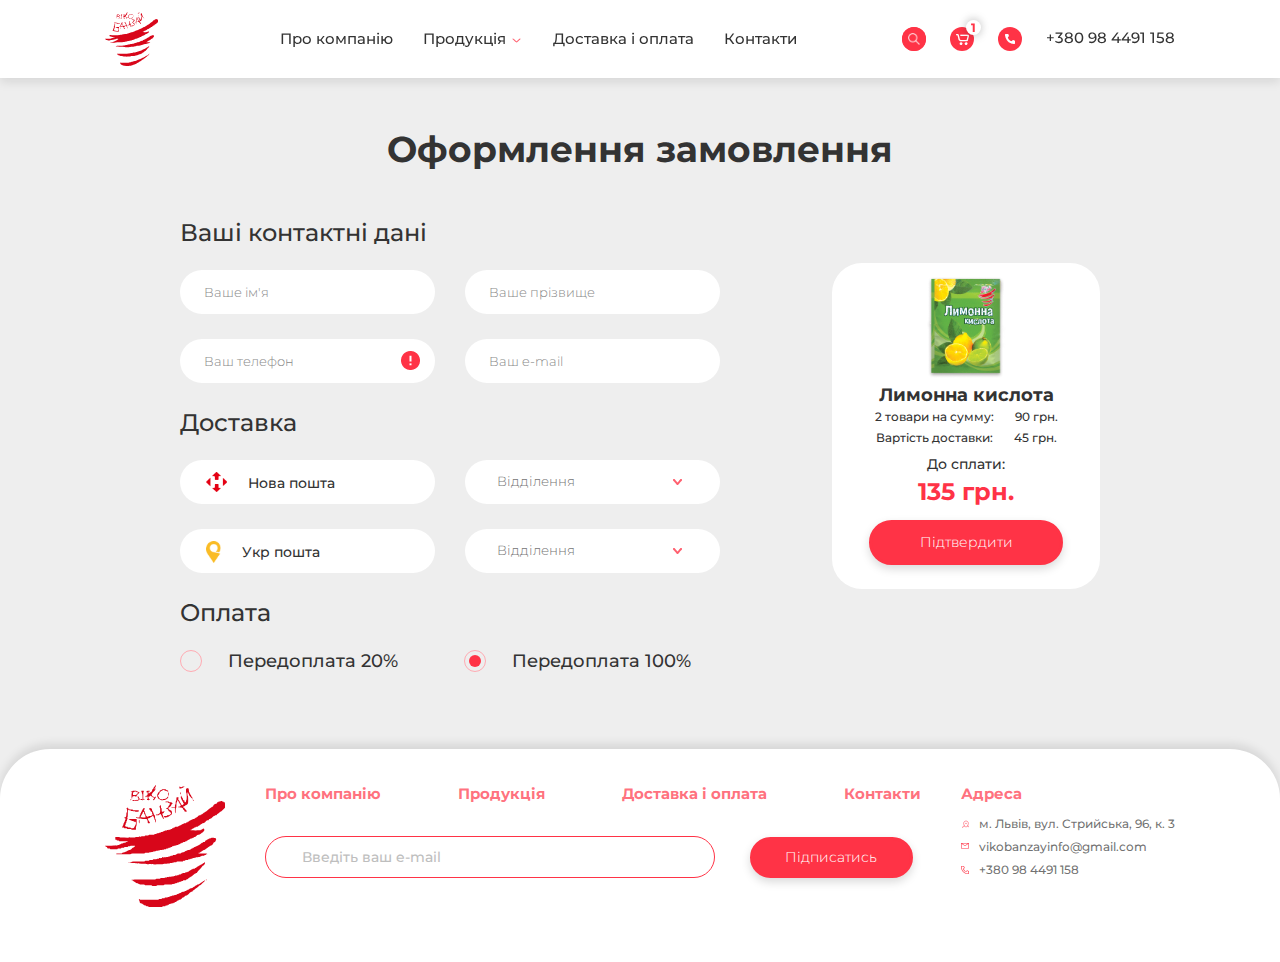
<file: ordering.html>
<!DOCTYPE html>
<html lang="uk">
<head>
	<meta charset="UTF-8">
	<meta name="viewport" content="width=device-width, initial-scale=1.0">
	<link rel="shortcut icon" href="images/Logo.ico" type="image/x-icon">
	<link rel="stylesheet" href="css/nullstyle.css">
	<link rel="stylesheet" href="css/style.css">
	<title>Віко Банзай: оформлення замовлення</title>
</head>
<body>
	<div class="wrapper">
		<header class="header">
			<div class="container-big">
				<div class="header__row">
					<a href="index.html" class="header__logo">
						<img src="images/Logo.svg" alt="Logo">
					</a>
					<div class="header__burger">
						<span></span>
					</div>
					<div class="header__right">
						<nav class="header__menu">
							<ul class="header__list">
								<li>
									<a href="about-us.html" class="header__link">Про компанію</a>
								</li>
								<li>
									<a href="#" class="header__link header__link-sub">Продукція</a>
									<ul class="submenu">
										<li class="submenu__item">
											<a class="submenu__link" href="#">Всі товари</a>
										</li>
										<li class="submenu__item">
											<a class="submenu__link" href="#">Вагова 
												продукція</a>
										</li>
										<li class="submenu__item">
											<a class="submenu__link" href="products.html">Фасована 
												продукція</a>
										</li>
									</ul>
								</li>
								<li>
									<a href="delivery-and-payment.html" class="header__link">Доставка і оплата</a>
								</li>
								<li>
									<a href="contacts.html" class="header__link">Контакти</a>
								</li>
							</ul>
						</nav>
						<div class="header__contacts">
								 <div class="search">
									<button class="search__button header__btn" type="button">
										<img src="images/search.png" alt="Пошук">
									</button>
									<input class="search__input" type="text">
								</div>
								<button class="header__basket-btn header__btn" type="button">
									<img src="images/basket.png" alt="Корзина">
									<span>1</span>
								</button>
								<a class="header__phone-btn header__btn" href="tel:+380984491158">
									<img src="images/phone.png" alt="Телефон">
								</a>
								<span class="phone-num">+380 98 4491 158</span>
							</div>
						</div>
					</div>
			</div>
		</header>
		<main class="main">
			<section class="ordering">
				<div class="ordering__body">
					<h1 class="ordering__title">Оформлення замовлення</h1>
					<div class="ordering__row">
						<form action="/" class="ordering__form form-ordering">
							<h2 class="form-ordering__title conact-data">Ваші контактні дані</h2>
							<div class="form-ordering__item">
								<div class="form-ordering__col">
									<label for="name">Ваше імя</label>
									<input id="name" type="text" placeholder="Ваше ім'я" name="name" value="">
								</div>
								<div class="form-ordering__col">
									<label for="surname">Ваше прізвище</label>
									<input id="surname" type="text" placeholder="Ваше прізвище" name="surname" value="">
								</div>
							</div>
							<div class="form-ordering__item">
								<div class="form-ordering__col">
									<label for="phone">Ваш телефон</label>
									<input id="phone" type="tel" placeholder="Ваш телефон" name="phone" value="">
									<img class="col-eror" src="images/ordering/eror.png">
									<div class="form-ordering__error">
										<img src="images/ordering/eror.png">
										Невірний формат телефону
									</div>
								</div>
								<div class="form-ordering__col">
									<label for="e-mail">Ваша пошта</label>
									<input id="e-mail" type="text" placeholder="Ваш e-mail" name="e-mail" value="">
								</div>
							</div>
							<h2 class="form-ordering__title">Доставка</h2>
							<div class="form-ordering__item">
								<div class="form-ordering__new-post">
									<img src="images/ordering/new-post.png">
									Нова пошта
								</div>
								<div class="form-ordering__list">
									<input type="text" placeholder="Відділення" name="department" value="">
									<img class="form-ordering__image" src="images/ordering/arrow.png">
									<ul class="form-ordering__sublist">
										<li>
											<button type="button">Відділення 1</button>
										</li>
										<li>
											<button type="button">Відділення 2</button>
										</li>
										<li>
											<button type="button">Відділення 3</button>
										</li>
									</ul>
								</div>
							</div>
							<div class="form-ordering__item">
								<div class="form-ordering__ukr-post">
									<img src="images/ordering/ukr-post.png">
									Укр пошта
								</div>
								<div class="form-ordering__list">
									<input type="text" placeholder="Відділення" name="department" value="">
									<img class="form-ordering__image" src="images/ordering/arrow.png">
									<ul class="form-ordering__sublist">
										<li>
											<button type="button">Відділення 1</button>
										</li>
										<li>
											<button type="button">Відділення 2</button>
										</li>
										<li>
											<button type="button">Відділення 3</button>
										</li>
									</ul>
								</div>
							</div>
							<h2 class="form-ordering__title">Оплата</h2>
							<div class="form-ordering__item item-radio">
								<div class="item-radio__inner">
									<input  id="payment" type="radio" name="payment" value="20">
									<label for="payment">Передоплата 20%</label>
								</div>
								<div class="item-radio__inner">
									<input id="payment2" type="radio" name="payment" value="100" checked>
									<label for="payment2">Передоплата 100%</label>
								</div>
							</div>
						</form>
						<div class="ordering__cart cart-ordering">
							<div class="cart-ordering__body">
								<div class="cart-ordering__img">
									<img src="images/product-photo.png" alt="">
								</div>
								<h2 class="cart-ordering__name">Лимонна кислота</h2>
								<div class="cart-ordering__text">
									<p>
										2 товари на сумму:
									</p>
									<span>90 грн.</span>
								</div>
								<div class="cart-ordering__text">
									<p>
										Вартість доставки:
									</p>
									<span>45 грн.</span>
								</div>
								
								<p class="cart-ordering__to-pay">До сплати:</p>
								<p class="cart-ordering__price">135 грн.</p>
								<button class="cart-ordering__button btn" type="button">Підтвердити</button>
							</div>
						</div>
					</div>
				</div>
			</section>
		</main>
		<footer class="footer">
			<div class="container-big">
				<div class="footer__body">
					<a href="index.html">
						<img class="footer__logo" src="images/Logo.svg" alt="logo">
					</a>
					<div class="footer__menu">
						<ul class="footer__list">
							<li>
								<a href="about-us.html" class="footer__link">Про компанію</a>
							</li>
							<li>
								<a href="products.html" class="footer__link">Продукція</a>
							</li>
							<li>
								<a href="delivery-and-payment.html" class="footer__link">Доставка і оплата</a>
							</li>
							<li>
								<a href="contacts.html" class="footer__link">Контакти</a>
							</li>
						</ul>
						<form class="footer__form" action="/">
							<input type="email" placeholder="Введіть ваш e-mail" required>
							<button class="footer__button btn" type="button">Підписатись</button>
						</form>
					</div>
					<div class="footer__adress adress-footer">
						<h3 class="adress-footer__title">Адреса</h3>
						<p class="adress-footer__item adress-footer__adress">м. Львів, вул. Стрийська, 96, к. 3</p>
						<p class="adress-footer__item adress-footer__email">vikobanzayinfo@gmail.com</p>
						<p class="adress-footer__item adress-footer__phone">+380 98 4491 158</p>
					</div>
				</div>
			</div>
		</footer>
	</div>

	<div class="ordering-pop-pup">
		<div class="ordering-pop-pup__body">
			<div class="ordering-pop-pup__logo">
				<img src="images/Logo.svg" alt="Logo">
			</div>
			<div class="ordering-pop-pup__content">
				<p class="ordering-pop-pup__title">Дякуємо за замовлення !</p>
				<p class="ordering-pop-pup__text">Ваше замовлення буде оброблено автоматично, у разі необхідності з Вами зв'яжеться оператор</p>
			</div>
			<div class="ordering-pop-pup__buttons">
				<a class="ordering-pop-pup__link" href="#">Продовжити покупку</a>
				<button class="ordering-pop-pup__button btn" type="button">Повернутись на Головну</button>
			</div>
		</div>
	</div>

	<script src="js/ordering.js"></script>
</body>
</html>
</file>
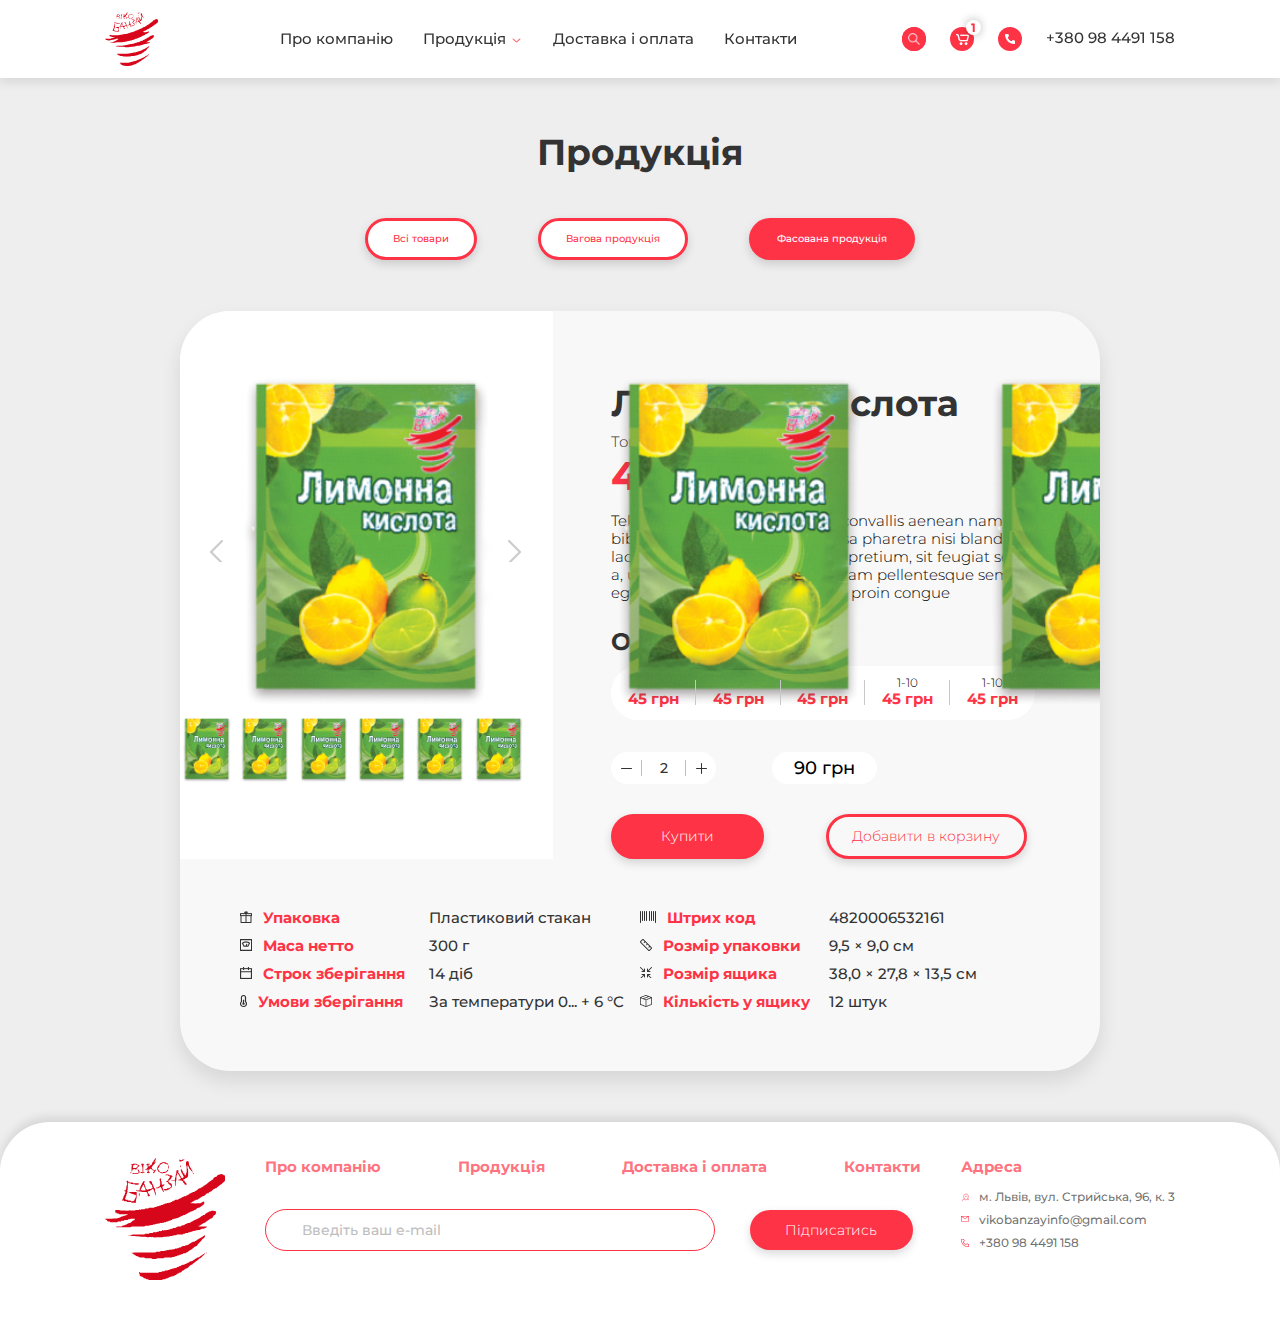
<file: product.html>
<!DOCTYPE html>
<html lang="uk">
<head>
	<meta charset="UTF-8">
	<meta name="viewport" content="width=device-width, initial-scale=1.0">
	<link rel="shortcut icon" href="images/Logo.ico" type="image/x-icon">
	<link rel="stylesheet" href="css/nullstyle.css">
	<link rel="stylesheet" href="https://unpkg.com/swiper/swiper-bundle.min.css">
	<link rel="stylesheet" href="css/style.css">
	<title>Віко Банзай: товар</title>
</head>
<body>
	<div class="wrapper">
		<header class="header">
			<div class="container-big">
				<div class="header__row">
					<a href="index.html" class="header__logo">
						<img src="images/Logo.svg" alt="Logo">
					</a>
					<div class="header__burger">
						<span></span>
					</div>
					<div class="header__right">
						<nav class="header__menu">
							<ul class="header__list">
								<li>
									<a href="about-us.html" class="header__link">Про компанію</a>
								</li>
								<li>
									<a href="products.html" class="header__link header__link-sub">Продукція</a>
									<ul class="submenu">
										<li class="submenu__item">
											<a class="submenu__link" href="products.html">Всі товари</a>
										</li>
										<li class="submenu__item">
											<a class="submenu__link" href="products.html">Вагова 
												продукція</a>
										</li>
										<li class="submenu__item">
											<a class="submenu__link" href="products.html">Фасована 
												продукція</a>
										</li>
									</ul>
								</li>
								<li>
									<a href="delivery-and-payment.html" class="header__link">Доставка і оплата</a>
								</li>
								<li>
									<a href="contacts.html" class="header__link">Контакти</a>
								</li>
							</ul>
						</nav>
						<div class="header__contacts">
								 <div class="search">
									<button class="search__button header__btn" type="button">
										<img src="images/search.png" alt="Пошук">
									</button>
									<input class="search__input" type="text">
								</div>
								<button class="header__basket-btn header__btn" type="button">
									<img src="images/basket.png" alt="Корзина">
									<span>1</span>
								</button>
								<a class="header__phone-btn header__btn" href="tel:+380984491158">
									<img src="images/phone.png" alt="Телефон">
								</a>
								<span class="phone-num">+380 98 4491 158</span>
							</div>
						</div>
					</div>
			</div>
		</header>
		<main class="main">
			<section class="products">
				<div class="products__body">
					<h1 class="products__title">Продукція</h1>
					<div class="products__row">
						<button class="products__button btn" type="button">Всі товари</button>
						<button class="products__button btn" type="button">Вагова продукція</button>
						<button class="products__button active btn" type="button">Фасована продукція</button>
					</div>
					<div class="products__filter">
						<span class="products__item">
							Всі товари
							<ul class="products__subitem-list">
								<li>
									<button type="button">Фасована продукція</button>
								</li>
								<li>
									<button type="button">Вагова продукція</button>
								</li>
							</ul>
						</span>
					</div>
					<div class="products__product product">
						<div class="product__row">
							<div class="product__slider__body">
								<div class="slider">
									<div class="product-slider swiper-container">
										<div class="product-slider__wrapper swiper-wrapper">
											<div class="product-slide swiper-slide">
												<div class="product-slider__image">
													<img src="images/product-photo.png" alt="">
												</div>
											</div>
											<div class="product-slide swiper-slide">
												<div class="product-slider__image">
													<img src="images/product-photo.png" alt="">
												</div>
											</div>
											<div class="product-slide swiper-slide">
												<div class="product-slider__image">
													<img src="images/product-photo.png" alt="">
												</div>
											</div>
											<div class="product-slide swiper-slide">
												<div class="product-slider__image">
													<img src="images/product-photo.png" alt="">
												</div>
											</div>
											<div class="product-slide swiper-slide">
												<div class="product-slider__image">
													<img src="images/product-photo.png" alt="">
												</div>
											</div>
											<div class="product-slide swiper-slide">
												<div class="product-slider__image">
													<img src="images/product-photo.png" alt="">
												</div>
											</div>
										</div>
										<div class="product-slider-button-prev"></div>
										<div class="product-slider-button-next"></div>
									</div>
									<div class="product-mini-slider swiper-container">
										<div class="product-mini-slider__wrapper swiper-wrapper">
											<div class="product-mini-slide swiper-slide">
												<div class="product-mini-slider__image">
													<img src="images/product-photo.png" alt="">
												</div>
											</div>
											<div class="product-mini-slide swiper-slide">
												<div class="product-mini-slider__image">
													<img src="images/product-photo.png" alt="">
												</div>
											</div>
											<div class="product-mini-slide swiper-slide">
												<div class="product-mini-slider__image">
													<img src="images/product-photo.png" alt="">
												</div>
											</div>
											<div class="product-mini-slide swiper-slide">
												<div class="product-mini-slider__image">
													<img src="images/product-photo.png" alt="">
												</div>
											</div>
											<div class="product-mini-slide swiper-slide">
												<div class="product-mini-slider__image">
													<img src="images/product-photo.png" alt="">
												</div>
											</div>
											<div class="product-mini-slide swiper-slide">
												<div class="product-mini-slider__image">
													<img src="images/product-photo.png" alt="">
												</div>
											</div>
										</div>
									</div>
								</div>
								
							</div>
							<div class="product__about">
								<h2 class="product__name">Лимонна кислота</h2>
								<p class="product__company">Тов “Віко Банзай”</p>
								<p class="product__price">45 грн.</p>
								<div class="product__text">
									<p>
										Tellus id feugiat vel aliquet nisi convallis aenean nam bibendum pretium ipsum massa pharetra nisi blandit lacus libero vulputate quis risus pretium, sit feugiat sed a, ultricies quis consectetur in diam pellentesque sem eget egestas lectus nulla massa proin congue
									</p>
								</div>
								<h3 class="product__wholesale-price">Оптова ціна</h3>
								<div class="wholesale-price">
									<div class="wholesale-price__item">
										<span class="wholesale-price__count">1-10</span>
										<span class="wholesale-price__price">45 грн</span>
									</div>
									<div class="wholesale-price__item">
										<span class="wholesale-price__count">1-10</span>
										<span class="wholesale-price__price">45 грн</span>
									</div>
									<div class="wholesale-price__item">
										<span class="wholesale-price__count">1-10</span>
										<span class="wholesale-price__price">45 грн</span>
									</div>
									<div class="wholesale-price__item">
										<span class="wholesale-price__count">1-10</span>
										<span class="wholesale-price__price">45 грн</span>
									</div>
									<div class="wholesale-price__item">
										<span class="wholesale-price__count">1-10</span>
										<span class="wholesale-price__price">45 грн</span>
									</div>
								</div>
								<div class="product__count">
									<div class="product__buttons">
										<button class="product__btn-minus">
											<img src="images/products/minus.png">
										</button>
										<span class="product__num num">2</span>
										<button class="product__btn-plus">
											<img src="images/products/plus.png">
										</button>
									</div>
									<div class="product__sum-price"><span>90</span> грн</div>
								</div>
								<button class="product__button-buy btn" type="button">Купити</button>
								<button class="product__button-add btn" type="button">Добавити в корзину</button>
							</div>
						</div>
						<div class="product__info product-info">
							<div class="product-info__col red-col">
								<img src="images/products/packaging.png">
								Упаковка
							</div>
							<div class="product-info__col black-col">
								Пластиковий стакан
							</div>
							<div class="product-info__col red-col">
								<img src="images/products/bar-code.png">
								Штрих код
							</div>
							<div class="product-info__col black-col">
								4820006532161
							</div>
							<div class="product-info__col red-col">
								<img src="images/products/mass.png">
								Маса нетто
							</div>
							<div class="product-info__col black-col">
								300 г
							</div>
							<div class="product-info__col red-col">
								<img src="images/products/size.png">
								Розмір упаковки
							</div>
							<div class="product-info__col black-col">
								9,5 × 9,0 см
							</div>
							<div class="product-info__col red-col">
								<img src="images/products/time.png">
								Строк зберігання
							</div>
							<div class="product-info__col black-col">
								14 діб
							</div>
							<div class="product-info__col red-col">
								<img src="images/products/size-box.png">
								Розмір ящика
							</div>
							<div class="product-info__col black-col">
								38,0 × 27,8 × 13,5 см
							</div>
							<div class="product-info__col red-col">
								<img src="images/products/temperature.png">
								Умови зберігання
							</div>
							<div class="product-info__col black-col">
								За температури 0... + 6 °С
							</div>
							<div class="product-info__col red-col">
								<img src="images/products/box.png">
								Кількість у ящику
							</div>
							<div class="product-info__col black-col">
								12 штук
							</div>
						</div>
					</div>
				</div>
			</section>
		</main>
		<footer class="footer">
			<div class="container-big">
				<div class="footer__body">
					<a href="index.html">
						<img class="footer__logo" src="images/Logo.svg" alt="logo">
					</a>
					<div class="footer__menu">
						<ul class="footer__list">
							<li>
								<a href="about-us.html" class="footer__link">Про компанію</a>
							</li>
							<li>
								<a href="products.html" class="footer__link">Продукція</a>
							</li>
							<li>
								<a href="delivery-and-payment.html" class="footer__link">Доставка і оплата</a>
							</li>
							<li>
								<a href="contacts.html" class="footer__link">Контакти</a>
							</li>
						</ul>
						<form class="footer__form" action="/">
							<input type="email" placeholder="Введіть ваш e-mail" required>
							<button class="footer__button btn" type="button">Підписатись</button>
						</form>
					</div>
					<div class="footer__adress adress-footer">
						<h3 class="adress-footer__title">Адреса</h3>
						<p class="adress-footer__item adress-footer__adress">м. Львів, вул. Стрийська, 96, к. 3</p>
						<p class="adress-footer__item adress-footer__email">vikobanzayinfo@gmail.com</p>
						<p class="adress-footer__item adress-footer__phone">+380 98 4491 158</p>
					</div>
				</div>
			</div>
		</footer>
	</div>

	<div class="basket-pop-pup">
		<div class="basket-pop-pup__body">
			<div class="basket-pop-pup__basket">
				<img src="images/products/basket.png">
				<span>Кошик</span>
			</div>
			<div class="basket-pop-pup__item">
				<button class="basket-pop-pup__close">
					<img src="images/products/dagger.png">
				</button>
				<div class="basket-pop-pup__top">
					<div class="basket-pop-pup__img">
						<img src="images/product-photo.png">
					</div>
					<div class="basket-pop-pup__content">
						<h2 class="basket-pop-pup__title">Лимонна кислота</h2>
						<div class="basket-pop-pup__text">
							<p>
								Tellus id feugiat vel aliquet nisi convallis aenean nam bibendum pretium ipsum massa pharetra nisi blandit libero vulputate quis risus pretium, aliquet nisi aenean nam bibendum pretium
							</p>
						</div>
					</div>
				</div>
				<div class="basket-pop-pup-bottom">
					<div class="basket-pop-pup__count">
						<div class="basket-pop-pup__count-inner prod-count">
							<button class="basket-pop-pup__btn-minus btn-minus"></button>
							<span class="basket-pop-pup__num num">2</span>
							<button class="basket-pop-pup__btn-plus btn-plus"></button>
						</div>
					</div>
					<div class="basket-pop-pup__price body-basket__price"><span>90</span> грн</div>
				</div>
			</div>
			<div class="basket-pop-pup__buttons">
				<a href="#" class="basket-pop-pup__link">Продовжити покупку</a>
				<button class="basket-pop-pup__button btn" type="button">Оформити замовлення</button>
			</div>
		</div>
	</div>
	<div class="basket-empty">
		<div class="basket-empty__body">
			<div class="basket-empty__text">
				<img src="images/products/basket.png">
				<span>Ваш кошик пустий</span>
			</div>
			<button class="basket-empty__button btn" type="button">Підтвердити замовлення</button>
			<a href="#" class="basket-empty__link">Перейти в коризну</a>
		</div>
	</div>
	<div class="basket-full">
		<div class="basket-empty__body">
			<div class="basket-full__text">
				<img src="images/products/basket.png">
				<span>У кошику 2 товара</span>
				<p>На сумму <span class="basket-full__sum">90</span> грн</p>
			</div>
			<button class="basket-empty__button btn" type="button">Підтвердити замовлення</button>
			<a href="#" class="basket-empty__link">Перейти в коризну</a>
		</div>
	</div>

	<script src="https://unpkg.com/swiper/swiper-bundle.min.js"></script>
	<script src="js/product.js"></script>
	<script src="js/appmin.js"></script>
</body>
</html>
</file>
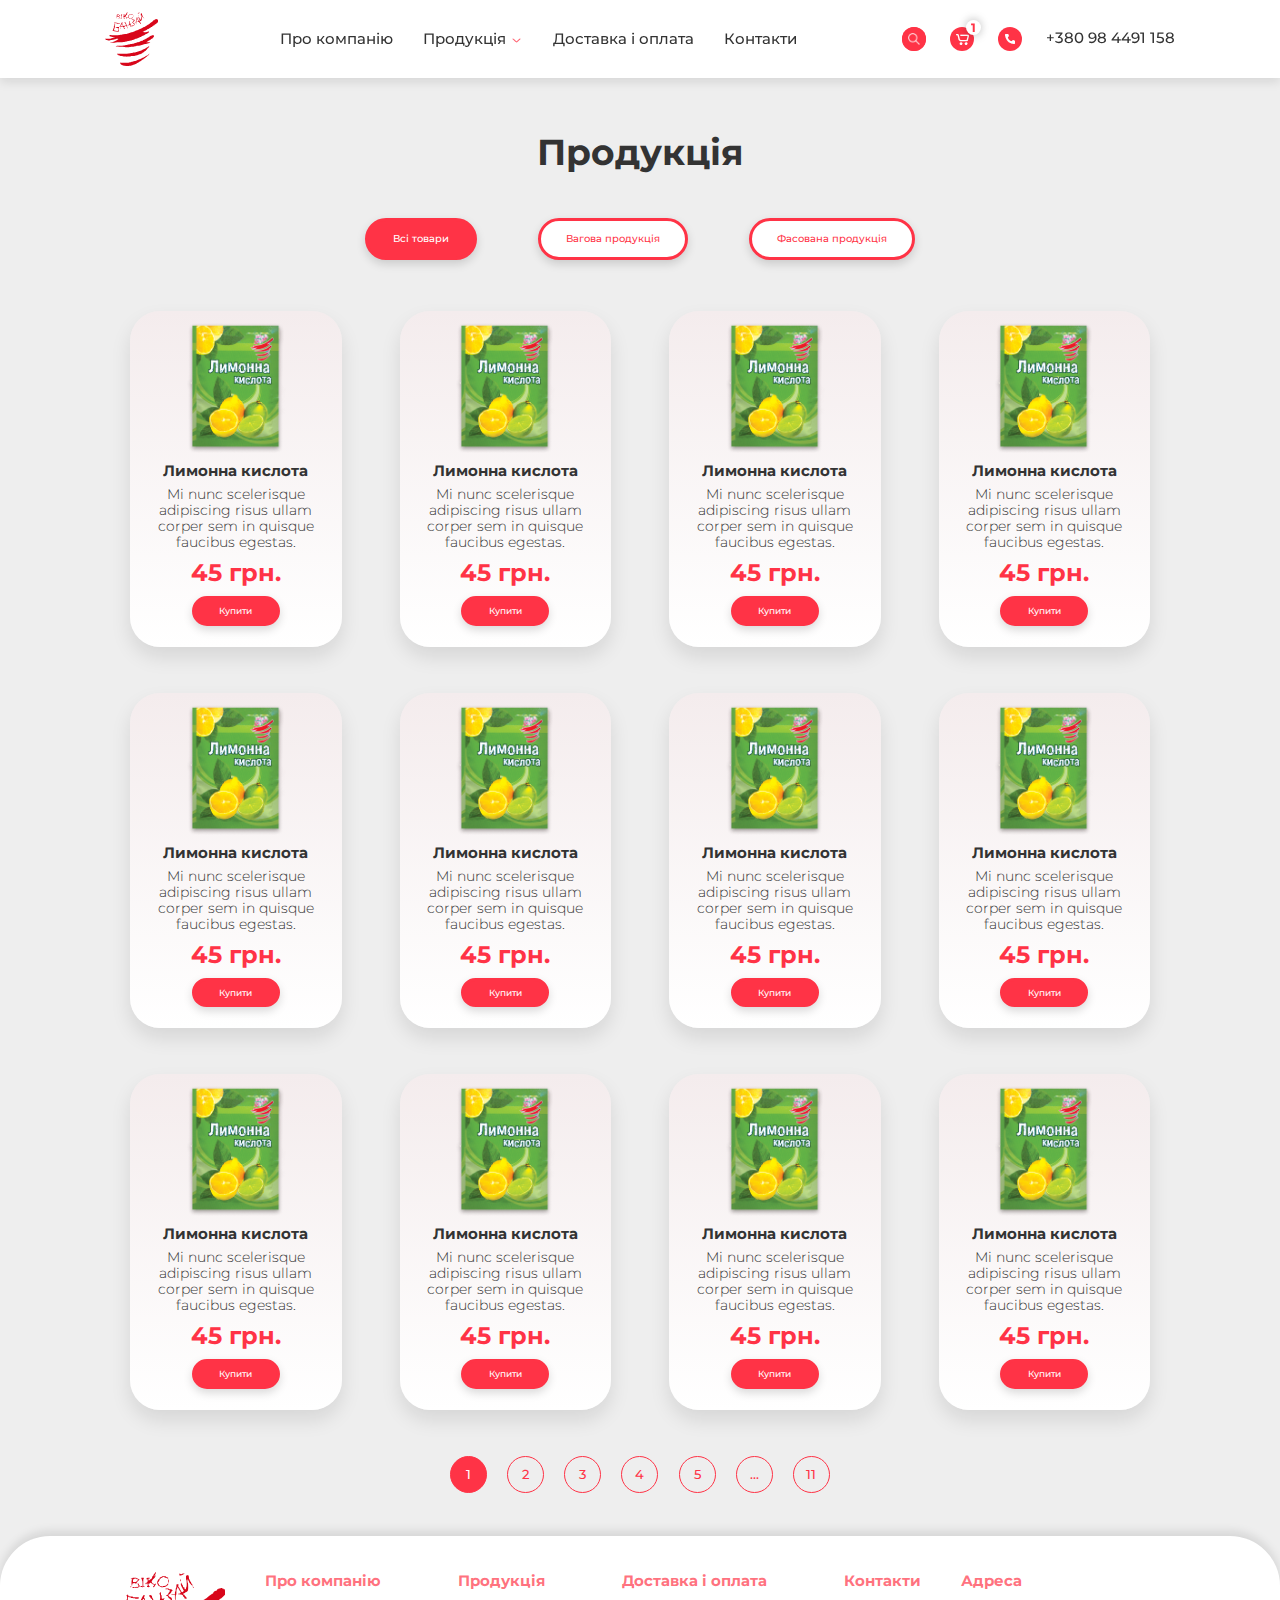
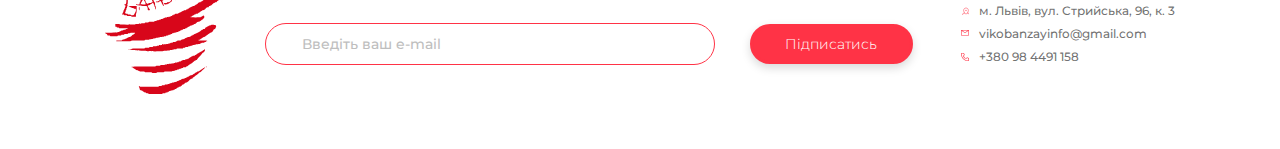
<file: products.html>
<!DOCTYPE html>
<html lang="uk">
<head>
	<meta charset="UTF-8">
	<meta name="viewport" content="width=device-width, initial-scale=1.0">
	<link rel="shortcut icon" href="images/Logo.ico" type="image/x-icon">
	<link rel="stylesheet" href="css/nullstyle.css">
	<link rel="stylesheet" href="css/style.css">
	<title>Віко Банзай: продукція</title>
</head>
<body>
	<div class="wrapper">
		<header class="header">
			<div class="container-big">
				<div class="header__row">
					<a href="index.html" class="header__logo">
						<img src="images/Logo.svg" alt="Logo">
					</a>
					<div class="header__burger">
						<span></span>
					</div>
					<div class="header__right">
						<nav class="header__menu">
							<ul class="header__list">
								<li>
									<a href="about-us.html" class="header__link">Про компанію</a>
								</li>
								<li>
									<a href="product.html" class="header__link header__link-sub">Продукція</a>
									<ul class="submenu">
										<li class="submenu__item">
											<a class="submenu__link" href="product.html">Всі товари</a>
										</li>
										<li class="submenu__item">
											<a class="submenu__link" href="product.html">Вагова 
												продукція</a>
										</li>
										<li class="submenu__item">
											<a class="submenu__link" href="product.html">Фасована 
												продукція</a>
										</li>
									</ul>
								</li>
								<li>
									<a href="delivery-and-payment.html" class="header__link">Доставка і оплата</a>
								</li>
								<li>
									<a href="contacts.html" class="header__link">Контакти</a>
								</li>
							</ul>
						</nav>
						<div class="header__contacts">
								 <div class="search">
									<button class="search__button header__btn" type="button">
										<img src="images/search.png" alt="Пошук">
									</button>
									<input class="search__input" type="text">
								</div>
								<button class="header__basket-btn header__btn" type="button">
									<img src="images/basket.png" alt="Корзина">
									<span>1</span>
								</button>
								<a class="header__phone-btn header__btn" href="tel:+380984491158">
									<img src="images/phone.png" alt="Телефон">
								</a>
								<span class="phone-num">+380 98 4491 158</span>
							</div>
						</div>
					</div>
			</div>
		</header>
		<main class="main">
			<section class="products">
				<div class="products__body">
					<h1 class="products__title">Продукція</h1>
					<div class="products__row">
						<button class="products__button active btn" type="button">Всі товари</button>
						<button class="products__button btn" type="button">Вагова продукція</button>
						<button class="products__button btn" type="button">Фасована продукція</button>
					</div>
					<div class="products__filter">
						<span class="products__item">
							Всі товари
							<ul class="products__subitem-list">
								<li>
									<button type="button">Фасована продукція</button>
								</li>
								<li>
									<button type="button">Вагова продукція</button>
								</li>
							</ul>
						</span>
					</div>
					<div class="products__product-carts carts-product">
						<div class="carts-product__col">
							<div class="carts-product__item">
								<div class="carts-product__img">
									<img src="images/product-photo.png" alt="">
								</div>
								<div class="carts-product__prod-name">Лимонна кислота</div>
								<div class="carts-product__text">
									<p>
										Mi nunc scelerisque adipiscing risus ullam corper sem in quisque faucibus egestas.
									</p>
								</div>
								<div class="carts-product__price">
									<span>
										45 грн.
									</span>
								</div>
								<button class="carts-product__button btn" type="button">Купити</button>
							</div>
						</div>
						<div class="carts-product__col">
							<div class="carts-product__item">
								<div class="carts-product__img">
									<img src="images/product-photo.png" alt="">
								</div>
								<div class="carts-product__prod-name">Лимонна кислота</div>
								<div class="carts-product__text">
									<p>
										Mi nunc scelerisque adipiscing risus ullam corper sem in quisque faucibus egestas.
									</p>
								</div>
								<div class="carts-product__price">
									<span>
										45 грн.
									</span>
								</div>
								<button class="carts-product__button btn" type="button">Купити</button>
							</div>
						</div>
						<div class="carts-product__col">
							<div class="carts-product__item">
								<div class="carts-product__img">
									<img src="images/product-photo.png" alt="">
								</div>
								<div class="carts-product__prod-name">Лимонна кислота</div>
								<div class="carts-product__text">
									<p>
										Mi nunc scelerisque adipiscing risus ullam corper sem in quisque faucibus egestas.
									</p>
								</div>
								<div class="carts-product__price">
									<span>
										45 грн.
									</span>
								</div>
								<button class="carts-product__button btn" type="button">Купити</button>
							</div>
						</div>
						<div class="carts-product__col">
							<div class="carts-product__item">
								<div class="carts-product__img">
									<img src="images/product-photo.png" alt="">
								</div>
								<div class="carts-product__prod-name">Лимонна кислота</div>
								<div class="carts-product__text">
									<p>
										Mi nunc scelerisque adipiscing risus ullam corper sem in quisque faucibus egestas.
									</p>
								</div>
								<div class="carts-product__price">
									<span>
										45 грн.
									</span>
								</div>
								<button class="carts-product__button btn" type="button">Купити</button>
							</div>
						</div>
						<div class="carts-product__col">
							<div class="carts-product__item">
								<div class="carts-product__img">
									<img src="images/product-photo.png" alt="">
								</div>
								<div class="carts-product__prod-name">Лимонна кислота</div>
								<div class="carts-product__text">
									<p>
										Mi nunc scelerisque adipiscing risus ullam corper sem in quisque faucibus egestas.
									</p>
								</div>
								<div class="carts-product__price">
									<span>
										45 грн.
									</span>
								</div>
								<button class="carts-product__button btn" type="button">Купити</button>
							</div>
						</div>
						<div class="carts-product__col">
							<div class="carts-product__item">
								<div class="carts-product__img">
									<img src="images/product-photo.png" alt="">
								</div>
								<div class="carts-product__prod-name">Лимонна кислота</div>
								<div class="carts-product__text">
									<p>
										Mi nunc scelerisque adipiscing risus ullam corper sem in quisque faucibus egestas.
									</p>
								</div>
								<div class="carts-product__price">
									<span>
										45 грн.
									</span>
								</div>
								<button class="carts-product__button btn" type="button">Купити</button>
							</div>
						</div>
						<div class="carts-product__col">
							<div class="carts-product__item">
								<div class="carts-product__img">
									<img src="images/product-photo.png" alt="">
								</div>
								<div class="carts-product__prod-name">Лимонна кислота</div>
								<div class="carts-product__text">
									<p>
										Mi nunc scelerisque adipiscing risus ullam corper sem in quisque faucibus egestas.
									</p>
								</div>
								<div class="carts-product__price">
									<span>
										45 грн.
									</span>
								</div>
								<button class="carts-product__button btn" type="button">Купити</button>
							</div>
						</div>
						<div class="carts-product__col">
							<div class="carts-product__item">
								<div class="carts-product__img">
									<img src="images/product-photo.png" alt="">
								</div>
								<div class="carts-product__prod-name">Лимонна кислота</div>
								<div class="carts-product__text">
									<p>
										Mi nunc scelerisque adipiscing risus ullam corper sem in quisque faucibus egestas.
									</p>
								</div>
								<div class="carts-product__price">
									<span>
										45 грн.
									</span>
								</div>
								<button class="carts-product__button btn" type="button">Купити</button>
							</div>
						</div>
						<div class="carts-product__col">
							<div class="carts-product__item">
								<div class="carts-product__img">
									<img src="images/product-photo.png" alt="">
								</div>
								<div class="carts-product__prod-name">Лимонна кислота</div>
								<div class="carts-product__text">
									<p>
										Mi nunc scelerisque adipiscing risus ullam corper sem in quisque faucibus egestas.
									</p>
								</div>
								<div class="carts-product__price">
									<span>
										45 грн.
									</span>
								</div>
								<button class="carts-product__button btn" type="button">Купити</button>
							</div>
						</div>
						<div class="carts-product__col">
							<div class="carts-product__item">
								<div class="carts-product__img">
									<img src="images/product-photo.png" alt="">
								</div>
								<div class="carts-product__prod-name">Лимонна кислота</div>
								<div class="carts-product__text">
									<p>
										Mi nunc scelerisque adipiscing risus ullam corper sem in quisque faucibus egestas.
									</p>
								</div>
								<div class="carts-product__price">
									<span>
										45 грн.
									</span>
								</div>
								<button class="carts-product__button btn" type="button">Купити</button>
							</div>
						</div>
						<div class="carts-product__col">
							<div class="carts-product__item">
								<div class="carts-product__img">
									<img src="images/product-photo.png" alt="">
								</div>
								<div class="carts-product__prod-name">Лимонна кислота</div>
								<div class="carts-product__text">
									<p>
										Mi nunc scelerisque adipiscing risus ullam corper sem in quisque faucibus egestas.
									</p>
								</div>
								<div class="carts-product__price">
									<span>
										45 грн.
									</span>
								</div>
								<button class="carts-product__button btn" type="button">Купити</button>
							</div>
						</div>
						<div class="carts-product__col">
							<div class="carts-product__item">
								<div class="carts-product__img">
									<img src="images/product-photo.png" alt="">
								</div>
								<div class="carts-product__prod-name">Лимонна кислота</div>
								<div class="carts-product__text">
									<p>
										Mi nunc scelerisque adipiscing risus ullam corper sem in quisque faucibus egestas.
									</p>
								</div>
								<div class="carts-product__price">
									<span>
										45 грн.
									</span>
								</div>
								<button class="carts-product__button btn" type="button">Купити</button>
							</div>
						</div>
					</div>
				</div>
			</section>
			<div class="products__nav-body">
				<div class="products__navigation">
					<span class="not-page">1</span>
					<a href="#">2</a>
					<a href="#">3</a>
					<a href="#">4</a>
					<a href="#">5</a>
					<span class="nav-ext">...</span>
					<a href="#">11</a>
				</div>
				<button class="products__navigation__button btn" type="button">Показати ще</button>
			</div>
		</main>
		<footer class="footer">
			<div class="container-big">
				<div class="footer__body">
					<a href="index.html">
						<img class="footer__logo" src="images/Logo.svg" alt="logo">
					</a>
					<div class="footer__menu">
						<ul class="footer__list">
							<li>
								<a href="about-us.html" class="footer__link">Про компанію</a>
							</li>
							<li>
								<a href="products.html" class="footer__link">Продукція</a>
							</li>
							<li>
								<a href="delivery-and-payment.html" class="footer__link">Доставка і оплата</a>
							</li>
							<li>
								<a href="contacts.html" class="footer__link">Контакти</a>
							</li>
						</ul>
						<form class="footer__form" action="/">
							<input type="email" placeholder="Введіть ваш e-mail" required>
							<button class="footer__button btn" type="button">Підписатись</button>
						</form>
					</div>
					<div class="footer__adress adress-footer">
						<h3 class="adress-footer__title">Адреса</h3>
						<p class="adress-footer__item adress-footer__adress">м. Львів, вул. Стрийська, 96, к. 3</p>
						<p class="adress-footer__item adress-footer__email">vikobanzayinfo@gmail.com</p>
						<p class="adress-footer__item adress-footer__phone">+380 98 4491 158</p>
					</div>
				</div>
			</div>
		</footer>
	</div>
	<script src="js/appmin.js"></script>
</body>
</html>
</file>
<file: css/nullstyle.css>
*{padding: 0;margin: 0;border: 0;}
*,*:before,*:after{-moz-box-sizing: border-box;-webkit-box-sizing: border-box;box-sizing: border-box;}
:focus,:active{outline: none;}
a:focus,a:active{outline: none;}
nav,footer,header,aside{display: block;}
html,body{height:100%;width:100%;font-size:100%;line-height:1;font-size:14px;-ms-text-size-adjust:100%;-moz-text-size-adjust:100%;-webkit-text-size-adjust:100%;}
input,button,textarea{font-family:inherit;}
input::-ms-clear{display: none;}
button{cursor: pointer;}
button::-moz-focus-inner{padding:0;border:0;}
a,a:visited{text-decoration: none;}
a:hover{text-decoration: none;}
ul li{list-style: none;}
img{vertical-align: top;}
h1,h2,h3,h4,h5,h6{font-size:inherit;font-weight: inherit;}
</file>
<file: css/style.css>
@charset "UTF-8";
@font-face {
	font-family: "Montserrat";
	src: url("../fonts/Montserrat-Bold.eot");
	src: local("☺"), url("../fonts/Montserrat-Bold.woff") format("woff"), url("../fonts/Montserrat-Bold.ttf") format("truetype"), url("../fonts/Montserrat-Bold.svg") format("svg");
	font-weight: 700;
	font-style: normal;
}
@font-face {
	font-family: "Montserrat";
	src: url("../fonts/Montserrat-Light.eot");
	src: local("☺"), url("../fonts/Montserrat-Light.woff") format("woff"), url("../fonts/Montserrat-Light.ttf") format("truetype"), url("../fonts/Montserrat-Light.svg") format("svg");
	font-weight: 300;
	font-style: normal;
}
@font-face {
	font-family: "Montserrat";
	src: url("../fonts/Montserrat-Medium.eot");
	src: local("☺"), url("../fonts/Montserrat-Medium.woff") format("woff"), url("../fonts/Montserrat-Medium.ttf") format("truetype"), url("../fonts/Montserrat-Medium.svg") format("svg");
	font-weight: 500;
	font-style: normal;
}
body {
	font-family: "Montserrat";
	font-weight: 300;
	background-color: #eee;
}

.container-big {
	max-width: 1100px;
	padding: 0 15px;
	margin: 0 auto;
}

.container-small {
	max-width: 900px;
	padding: 0 10px;
	margin: 0 auto;
}

.wrapper {
	display: flex;
	flex-direction: column;
	min-height: 100vh;
}

.btn {
	background-color: #FF3346;
	box-shadow: 0px 4px 10px rgba(0, 0, 0, 0.15);
	border-radius: 50px;
	border: 3px solid #FF3346;
	font-weight: 300;
	font-size: 14px;
	line-height: 17px;
	color: #FFFFFF;
	padding: 0.78em 3.36em;
}

.btn:hover {
	background-color: #fff;
	color: #FF3346;
}


.header {
	position: fixed;
	top: 0;
	left: 0;
	z-index: 50;
	width: 100%;
	box-shadow: 0px 4px 10px rgba(0, 0, 0, 0.1);
	background-color: #fff;
}


.header__row {
	position: relative;
	z-index: 2;
	display: flex;
	justify-content: space-between;
	height: 78px;
	align-items: center;
}

.header__logo {
	flex: 0 0 53px;
	position: relative;
	z-index: 3;
}

.header__logo img {
	max-width: 100%;
}

.header__burger {
	display: none;
}

.header__right {
	display: flex;
	align-items: center;
	justify-content: space-between;
	width: 910px;
}

.header__list {
	display: flex;
}

.header__list li {
	position: relative;
}

.header__link {
	font-weight: 500;
	font-size: 15px;
	line-height: 18px;
	color: #333333;
	line-height: 78px;
	display: block;
	padding: 0 15px;
	transition: all 0.2s ease;
}

.header__list li:hover .header__link {
	color: #fff;
	background-color: #FF3346;
	
}

.header__list li:hover .header__link-sub:after {
	background: url("../images/arrow-up.png") no-repeat;
}

.header__list li:hover .submenu {
	opacity: 1;
	visibility: visible;
}

.header__link-sub:after {
	content: "";
	display: inline-block;
	width: 11px;
	height: 6px;
	margin-left: 6px;
	background: url("../images/arrow-down.png") no-repeat;
}

.submenu {
	opacity: 0;
	visibility: hidden;
	position: absolute;
	top: 70%;
	left: 0;
	width: 100%;
	background-color: #FF3346;
	padding: 7px 0 14px;
	border-radius: 0px 0px 25px 25px;
	overflow: hidden;
	transition: all 0.1s ease;
}

.submenu__item:hover,
.submenu__item:hover .submenu__link {
	background-color: #fff;
	color: #FF3346;
}

.submenu__link {
	font-size: 15px;
	line-height: 18px;
	color: #FFFFFF;
	padding: 4.5px 14px;
	width: 100%;
	height: 100%;
	display: block;
}

.header__btn {
	width: 24px;
	height: 24px;
	border-radius: 50%;
	background-color: #FF3346;
	vertical-align: middle;
	display: inline-flex;
	justify-content: center;
	align-items: center;
	margin-left: 20px;
	transition: all 0.2s ease;
	position: relative;
}
.header__btn:hover {
	box-shadow: 0px 0px 5px rgba(0, 0, 0, 0.3 );
}

.header__btn span {
	position: absolute;
	top: -7px;
	right: -7px;
	width: 15px;
	height: 15px;
	background: #FFFFFF;
	box-shadow: 0px 2px 10px rgba(0, 0, 0, 0.15), 0px -2px 10px rgba(0, 0, 0, 0.15);
	border-radius: 50%;
	font-weight: 700;
	font-size: 12px;
	line-height: 15px;
	color: #FF3346;
}

.search {
	display: inline-block;
	background-color: #FF3346;
	border-radius: 24px;
	max-width: 195px;
	padding-right: 0px;
}
.search__input {
	background-color: #FF3346;
	color: #fff;
	width: 80%;
	display: none;
}

.search__button {
	margin: 0;
}
.search__button img {
	width: 12px;
	height: 12px;
}

.phone-num {
	font-weight: 500;
	font-size: 15px;
	line-height: 18px;
	color: #333333;
	margin-left: 20px;
}


.main {
	flex: 1 1 auto;
	padding-top: 78px;
}

.image-slider {
	position: relative;
	padding-bottom: 20px;
	margin-bottom: 30px;
}

.image-slider__content {
	position: absolute;
	top: 0;
	left: 0;
	z-index: 2;
	width: 100%;
	height: 100%;
}

.image-slider__row {
	max-width: 1100px;
	height: 80%;
	margin: 0 auto;
	position: relative;
}

.image-slider-button-next {
	display: block;
	width: 41px;
	height: 41px;
	border-radius: 50%;
	border: 2px solid rgba(255, 51, 70, 0.7);
	background: url("../images/slider/right.svg") no-repeat;
	background-position: center;
	position: absolute;
	top: 50%;
	right: 5px;
	cursor: pointer;
}

.image-slider__text {
	width: 400px;
	position: absolute;
	top: 30%;
	left: 10%;
}
.image-slider__text p {
	font-weight: 700;
	font-size: 36px;
	line-height: 44px;
	color: #333333;
	margin-bottom: 26px;
}

.image-slider-button-prev {
	display: block;
	width: 41px;
	height: 41px;
	border-radius: 50%;
	border: 2px solid rgba(255, 51, 70, 0.7);
	background: url("../images/slider/left.svg") no-repeat;
	background-position: center;
	position: absolute;
	top: 50%;
	left: 5px;
	cursor: pointer;
}

.image-slider .swiper-pagination {
	bottom: 0px;
}
.image-slider .swiper-pagination-bullet {
	width: 6px;
	height: 6px;
	background: rgba(255, 51, 70, 0.46);
}
.image-slider .swiper-pagination-bullet-active {
	width: 9px;
	height: 9px;
	background: rgba(255, 51, 70, 0.8);
}

.image-slider__image {
	overflow: hidden;
}


.image-slider__image img {
	width: 100%;
	border-radius: 50% / 30%;
	border-top-left-radius: 0;
	border-top-right-radius: 0;
}

.our-product {
	text-align: center;
	position: relative;
	margin-bottom: 52px;
}

.our-product__title {
	font-weight: 700;
	font-size: 36px;
	line-height: 44px;
	color: #333333;
	margin-bottom: 30px;
}

.our-product__text {
	max-width: 790px;
	margin: 0 auto 30px;
}

.our-product__text p {
	font-size: 24px;
	line-height: 29px;
	color: #000000;
}

.our-product__button {
	margin-bottom: 7px;
}

.our-product__list {
	display: flex;
	justify-content: space-between;
	height: 160px;
}

.our-product__list li {
	width: 111px;
	height: 111px;
	border-radius: 50%;
	background: #FFFFFF;
	box-shadow: -4px 0px 20px rgba(255, 51, 70, 0.05), 0px -4px 20px rgba(255, 51, 70, 0.05), 4px 0px 20px rgba(255, 51, 70, 0.05), 0px 4px 20px rgba(255, 51, 70, 0.05);
}

.our-product__list li:nth-child(1),
.our-product__list li:nth-child(5) {
	align-self: start;
}

.our-product__list li:nth-child(2),
.our-product__list li:nth-child(4) {
	align-self: center;
}

.our-product__list li:nth-child(3) {
	align-self: flex-end;
}

.our-product__link {
	width: 100%;
	height: 100%;
	border-radius: 50%;
	display: flex;
	justify-content: center;
	align-items: center;
}

.our-product__link:hover {
	box-shadow: -14px 0px 20px rgba(255, 51, 70, 0.1), 0px -14px 20px rgba(255, 51, 70, 0.1), 14px 0px 20px rgba(255, 51, 70, 0.1), 0px 14px 20px rgba(255, 51, 70, 0.1);
}

.our-product__bg-left {
	position: absolute;
	top: -130px;
	left: 0;
	z-index: -1;
	width: 80%;
}

.our-product__bg-right {
	position: absolute;
	top: -150px;
	right: 0;
	z-index: -1;
	width: 20%;
}

.about-us {
	position: relative;
	margin-bottom: 45px;
}

.about-us__title {
	font-weight: 700;
	font-size: 36px;
	line-height: 44px;
	color: #333333;
	text-align: center;
	margin-bottom: 43px;
}

.about-us__body {
	display: flex;
	justify-content: space-between;
}

.about-us__content {
	flex: 0 1 380px;
}

.about-us__subtitle {
	font-size: 36px;
	line-height: 44px;
	color: #333333;
	margin-bottom: 23px;
}

.about-us__text p {
	font-size: 15px;
	line-height: 18px;
	color: #333333;
	margin-bottom: 51px;
}

.about-us__image {
	flex: 0 1 445px;
	position: relative;
}

.about-us__image:before {
	content: "";
	display: block;
	width: 466px;
	height: 450px;
	position: absolute;
	top: -100px;
	right: -35%;
	z-index: -1;
	background: url("../images/about-us/bg22.png") ;
}

.about-us__image img{
	width: 100%;
	box-shadow: 0px 4px 10px rgba(0, 0, 0, 0.15);
	border-radius: 50px;
}

.about-us-bg {
	width: 15%;
	position: absolute;
	top: 80%;
	left: 0;
	z-index: -1;
}

.about-us__bg2 {
	position: absolute;
	top: 0;
	right: 0;
	z-index: -1;
	display: none;
}

.news {
	margin-bottom: 74px;
}

.news__body {
	margin-bottom: 66px;
}

.news__title {
	margin-bottom: 72px;
	font-weight: 700;
	font-size: 36px;
	line-height: 44px;
	color: #333333;
	text-align: center;
}

.news__top {
	display: grid;
	grid-template-columns: minmax(255px, 1.37fr) 1fr 1fr;
	grid-template-rows: auto;
	column-gap: 30px;
	margin-bottom: 15px;
}

.news__bottom {
	display: grid;
	grid-template-columns: repeat(2, 1fr);
	grid-template-rows: 217px;
	column-gap: 30px;
}

.cart-news {
	position: relative;
	overflow: hidden;
	box-shadow: 0px 4px 10px rgba(0, 0, 0, 0.15);
	border-radius: 30px;
}

.news__cart-bg {
	width: 100%;
	height: 100%;
}

.cart-news__content {
	position: absolute;
	top: 76%;
	left: 0;
	width: 100%;
	height: 70%;
	background-color: rgba(255, 51, 70, 0.9);
	padding: 10px 29px 16px 29px;
	color: #fff;
	transition: top 0.2s linear;
}

.cart-news:hover .cart-news__content {
	top: 44%;
}

.cart-news__title {
	font-weight: 500;
	font-size: 12px;
	line-height: 15px;
	margin-bottom: 16px;
}

.cart-news__content p{
	font-weight: 300;
	font-size: 12px;
	line-height: 15px;
}

.news-slider {
	margin: 0 -10px 66px -10px;
	display: none;
}

.news-slider__cart {
	width: 360px;
	height: 370px;
	margin: 0 auto;
}

.news-slider__cart .cart-news {
	height: 100%;
}

.news-slider__cart .cart-news__content {
	top: 70%;
}

.news__button {
	display: block;
	margin: 0 auto;
}


.footer {
	background: #FFFFFF;
	box-shadow: 0px -5px 10px rgba(0, 0, 0, 0.1);
	border-radius: 50px 50px 0px 0px;
	padding: 36px 0 55px 0;
	position: relative;
}

.footer-bg {
	position: absolute;
	top: -100%;
	right: 0;
	z-index: -1;
	width: 187px;
	height: 411px;
}

.footer__body {
	display: flex;
	justify-content: space-between;
}

.footer__logo {
	display: block;
	width: 120px;
}

.footer__menu {
	flex: 0 1 65%;
	padding: 0 20px;
}

.footer__list {
	display: flex;
	justify-content: space-between;
	margin-bottom: 33px;
}

.footer__link {
	font-weight: 700;
	font-size: 15px;
	line-height: 18px;
	color: rgba(255, 51, 70, 0.7);
}

.footer__link:hover {
	text-decoration: underline;
}

.footer__form input {
	width: 450px;
	height: 42px;
	border: 1px solid #FF3346;
	border-radius: 50px;
	padding: 12px 36px;
	font-weight: 500;
	font-size: 14px;
	line-height: 17px;
	color: #BEBEBE;
}

.footer__form input::placeholder {
	color: #BEBEBE;
}

.footer__button {
	padding: 0.62em 2.3em;
	margin-left: 31px;
}

.adress-footer__title {
	font-weight: 700;
	font-size: 15px;
	line-height: 18px;
	color: rgba(255, 51, 70, 0.7);
	margin-bottom: 14px;
}

.adress-footer__item {
	font-weight: 500;
	font-size: 12px;
	line-height: 14px;
	color: rgba(51, 51, 51, 0.7);
	margin-bottom: 9px;
}

.adress-footer__adress:before,
.adress-footer__email:before,
.adress-footer__phone:before {
	content: "";
	display: inline-block;
	width: 8px;
	height: 8px;
	margin-right: 10px;
}

.adress-footer__adress:before {
	background: url("../images/footer/adress.svg") no-repeat;
}

.adress-footer__email:before {
	background: url("../images/footer/email.svg") no-repeat;
}

.adress-footer__phone:before {
	background: url("../images/footer/phone.svg") no-repeat;
}


.basket {
	margin-bottom: 60px;
}

.basket__title {
	font-weight: 700;
	font-size: 36px;
	line-height: 44px;
	color: #333333;
	margin: 49px 0 60px 0;
	text-align: center;
}

.basket__title:before {
	content: "";
	display: inline-block;
	width: 32px;
	height: 29px;
	background: url("../images/basket/basket.png") no-repeat;
	margin-right: 17px;
}

.basket__body {
	margin: 0 75px;
	position: relative;
	background: url("../images/basket/basket-bg.svg") no-repeat, #fff;
	border-radius: 50px;
	overflow: hidden;
}

.body-basket {
	padding: 67px 95px 61px 98px;
}

.basket__tray {
	position: absolute;
	top: 30px;
	left: 30px;
	z-index: 1;
	font-size: 24px;
	line-height: 29px;
	color: #333333;
	display: none;
}

.basket__tray:before {
	content: "";
	display: inline-block;
	width: 27px;
	height: 25px;
	background: url("../images/basket/basket.png") no-repeat;
	background-size: contain;
	margin-right: 18px;
}

.body-basket__item {
	position: relative;
	margin-bottom: 50px;
}

.body-basket__product-top,
.body-basket__product-bottom {
	display: flex;
}

.body-basket__prev {
	margin-right: 42px;
}

.body-basket__img {
	background: #FFFFFF;
	box-shadow: 0px 4px 10px rgba(0, 0, 0, 0.1);
	border-radius: 10px;
	width: 166px;
	height: 164px;
	display: flex;
	justify-content: center;
	align-items: center;
	margin-bottom: 27px;
}

.body-basket__img img {
	max-width: 100%;
	max-height: 100%;
}

.body-basket__count {
	flex: 0 1 166px;
	margin-right: 42px;
}

.prod-count {
	width: 83px;
	height: 26px;
	border-radius: 30px;
	background-color: #fff;
	box-shadow: 0 4px 10px rgba(0, 0, 0, 0.1);
	overflow: hidden;
	display: flex;
	justify-content: space-between;
	margin: 0 auto;
}

.body-basket__btn-minus, 
.body-basket__btn-plus {
	flex: 0 0 24px;
}

.btn-minus, .btn-plus {
	display: flex;
	background: transparent;
	line-height: 26px;
	justify-content: center;
	align-items: center;
}

.btn-minus:hover, .btn-plus:hover {
	background: #eee;
}

.btn-minus:before {
	content: "";
	display: inline-block;
	width: 11px;
	height: 1px;
	background-color: #333;
	vertical-align: middle;
}

.num {
	display: inline-block;
	text-align: center;
	width: 35px;
	border-left: 0.5px solid #BDBDBD;
	border-right: 0.5px solid #BDBDBD;
	margin: 5px 0;
	font-weight: 500;
	font-size: 14px;
	line-height: 16px;
	color: #333333;
}

.btn-plus:before {
	content: "";
	display: inline-block;
	width: 11px;
	height: 1px;
	background-color: #333;
	vertical-align: middle;
}

.btn-plus:after {
	content: "";
	display: inline-block;
	width: 1px;
	height: 11px;
	background-color: #333;
	vertical-align: middle;
	margin-left: -6px;
}

.body-basket__about {
	width: 273px;
}

.body-basket__title {
	font-weight: bold;
	font-size: 24px;
	line-height: 29px;
	color: #333333;
	margin-bottom: 3px;
}

.body-basket__text {
	font-size: 16px;
	line-height: 18px;
	color: #000000;
	margin-bottom: 27px;
}

.body-basket__price {
	font-weight: 700;
	font-size: 24px;
	line-height: 29px;
	color: #FF3346;
}

.close {
	position: absolute;
	top: 0;
	right: 0;
	z-index: 1;
}

.basket__footer {
	display: flex;
	justify-content: space-between;
	align-items: center;
}

.basket__button {
	order: 2;
}

.basket__link {
	order: 1;
	font-weight: 500;
	font-size: 14px;
	line-height: 16px;
	color: #FF3346;
}

.basket__link:hover {
	text-decoration: underline;
}


.about--us {
	position: relative;
	padding-bottom: 75px;
	overflow: hidden;
}

.about--us__body {
	margin: 0 75px;
}

.about--us__title {
	font-weight: 700;
	font-size: 36px;
	line-height: 44px;
	color: #333333;
	margin: 49px 0 17px 0;
	text-align: center;
}

.about--us__subtitle {
	max-width: 811px;
	margin: 0 auto;
	margin-bottom: 88px;
}

.about--us__subtitle p {
	font-size: 18px;
	line-height: 22px;
	text-align: center;
	color: #333333;
}

.row-about--us {
	display: flex;
}

.row-about--us__img {
	width: 350px;
	height: 320px;
	background: #C4C4C4;
	border-radius: 50px;
	margin-right: 33px;
	overflow: hidden;
}

.row-about--us__text, 
.about--us__text {
	width: 57%;
	font-weight: 500;
	font-size: 18px;
	line-height: 22px;
	color: #333333;
}

.row-about--us__text p, 
.about--us__text p {
	margin-bottom: 49px;
}

.about--us__bg {
	width: 647px;
	height: 647px;
	background: #C4C4C4;
	border-radius: 50%;
	overflow: hidden;
	position: absolute;
	bottom: -180px;
	right: -150px;
	z-index: -1;
}

.preferences {
	width: 100%;
	height: 280px;
	background: #FF3346;
	margin-bottom: -50px;
}

.preferences__body {
	max-width: 846px;
	margin: 0 auto;
	display: flex;
	justify-content: space-between;
}

.preferences__item {
	text-align: center;
	margin-top: 33px;
	color: #fff;
}

.preferences__num {
	font-weight: 900;
	font-size: 64px;
	line-height: 78px;
}

.preferences__text {
	font-weight: 700;
	font-size: 24px;
	line-height: 90.9%;
	width: 173px;
}

.contacts__body {
	margin: 0 75px;
}

.contacts__title,
.contacts__subtitle {
	font-weight: 700;
	font-size: 36px;
	line-height: 44px;
	color: #333333;
	text-align: center;
}

.contacts__title {
	margin: 34px 0 88px 0;
}

.contacts__subtitle {
	margin: 57px 0 10px 0;
}

.row-contacts {
	display: flex;
	justify-content: space-between;
}

.row-contacts__item {
	text-align: center;
	width: 179px;
	color: #333333;
	margin-bottom: 30px;
}

.row-contacts__img {
	width: 42px;
	height: 42px;
	margin-bottom: 13px;
}

.row-contacts__title {
	font-weight: 700;
	font-size: 18px;
	line-height: 22px;
	margin-bottom: 15px;
}

.row-contacts__text {
	font-weight: 500;
	font-size: 15px;
	line-height: 18px;
}

.contacts__feedback {
	font-size: 24px;
	line-height: 29px;
	color: #FF3346;
	text-align: center;
	margin-bottom: 50px;
	position: relative;
	z-index: 1;
}

.contacts__feedback-form {
	margin-bottom: 94px;
}

.form-feedback {
	display: flex;
	justify-content: space-between;
}

.form-feedback__form {
	flex: 0 1 380px;
}

.form-feedback__form * {
	display: block;
}

.form-feedback__form label {
	font-weight: 500;
	font-size: 24px;
	line-height: 29px;
	color: #333333;
	display: none;
}

.form-feedback__form input,
.form-feedback__form textarea {
	background: #FFFFFF;
	font-weight: 300;
	border-radius: 30px;
	margin-bottom: 21px;
	width: 100%;
	padding: 13px 33px;
}

.form-feedback__form input::placeholder,
.form-feedback__form textarea::placeholder {
	font-weight: 300;
	font-size: 14px;
	line-height: 17px;
	color: #333333;
}

.form-feedback__form textarea {
	padding-top: 23px;
	resize: none;
	height: 111px;
}

.form-feedback__img {
	flex: 0 1 518px;
	border-radius: 30px;
	margin-top: -65px;
}

.form-feedback__img img {
	transform: translate(60px, 0);
}

.map iframe {
	width: 100%;
}

.delivery {
	margin-bottom: 65px;
}

.delivery__body {
	max-width: 940px;
	padding: 0 10px;
	margin: 0 auto;
}

.delivery__title {
	font-weight: 700;
	font-size: 36px;
	line-height: 44px;
	color: #FF3346;
	text-align: center;
	margin: 50px 0;
}

.delivery__subtitle {
	font-weight: 700;
	font-size: 24px;
	line-height: 29px;
	color: #333333;
	text-align: center;
	margin: 12px 0 33px 0;
}

.item-delivery {
	display: flex;
}

.item-delivery__img {
	display: inline-block;
	width: 95px;
	height: 95px;
	border-radius: 50%;
	background-color: #fff;
	display: flex;
	justify-content: center;
	align-items: center;
	margin-right: 65px;
}

.delivery__text {
	font-weight: 500;
	font-size: 18px;
	line-height: 22px;
	color: #333333;
	max-width: 760px;
	margin-bottom: 12px;
}

.delivery__pseudolink {
	color: rgba(255, 51, 70, 0.5);
}

.delivery__red {
	color: #FF3346;
}

.new-post, .payment {
	background-color: #ED1C24;
}

.ukr-post {
	background-color: #FDC13D;
}


.products__body {
	max-width: 1050px;
	padding: 0 15px;
	margin: 0 auto;
}

.products__title {
	font-weight: 700;
	font-size: 36px;
	line-height: 44px;
	color: #333333;
	text-align: center;
	margin: 52px 0 44px 0;
}

.products__row {
	max-width: 550px;
	margin: 0 auto;
	display: flex;
	justify-content: space-between;
	margin-bottom: 51px;
}

.products__filter {
	display: none;
}

.products__button {
	font-weight: 500;
	font-size: 10px;
	line-height: 12px;
	color: #FF3346;
	background-color: #fff;
	padding: 1.2em 2.5em;
}

.products__button.active {
	background-color: #FF3346;
	color: #fff;
}

.products__button:hover {
	background-color: #FF3346;
	color: #fff;
}


.carts-product {
	display: flex;
	margin: 0 -29px;
	flex-wrap: wrap;
}

.carts-product__col {
	flex: 0 0 25%;
	padding: 0 29px;
	display: flex;
	margin-bottom: 46px;
}

.carts-product__item {
	background: linear-gradient(180deg, #F4ECED 0%, #FFFFFF 100%);
	box-shadow: 0px 10px 20px rgba(0, 0, 0, 0.1);
	border-radius: 30px;
	text-align: center;
	display: flex;
	flex-direction: column;
	align-items: center;
	transition: transform 0.2s linear;
}

.carts-product__item:hover {
	transform: scale(1.05);
}

.carts-product__img {
	width: 108px;
	height: 139px;
	margin: 7px auto 5px;
}

.carts-product__img img {
	width: 100%;
	height: 100%;
}

.carts-product__prod-name {
	font-weight: 700;
	font-size: 15px;
	line-height: 18px;
	color: #333333;
	margin-bottom: 6px;
}

.carts-product__text {
	font-size: 14px;
	line-height: 16px;
	text-align: center;
	color: #333333;
	padding: 0 18px;
	flex: 1 1 auto;
}

.carts-product__text p {
	margin-bottom: 10px;
}

.carts-product__text p:last-child {
	margin-bottom: 0;
}

.carts-product__price {
	font-weight: 700;
	line-height: 46px;
	font-size: 24px;
	text-align: center;
	color: #FF3346;
}

.carts-product__button {
	font-weight: 500;
	font-size: 9px;
	line-height: 11px;
	margin-bottom: 21px;
	padding: 0.7em 2.7em;
}

.products__nav-body {
	width: 380px;
	margin: 0 auto;
	text-align: center;
	margin-bottom: 43px;
}

.products__navigation {
	width: 100%;
	display: inline-flex;
	justify-content: space-between;
}

.products__navigation * {
	border: 1px solid #FF3346;
	width: 37px;
	height: 37px;
	background-color: transparent;
	border-radius: 50%;
	display: flex;
	justify-content: center;
	align-items: center;
	font-weight: 500;
	font-size: 13px;
	line-height: 16px;
	color: #FF3346;
}

.products__navigation a:hover {
	background-color: rgba(255, 51, 70, 0.8);
	color: #fff;
}

.not-page {
	color: #fff;
	background-color: #FF3346;
}

.products__navigation__button {
	background: transparent;
	color: #FF3346;
	display: none;
}


.products__product {
	margin: 0 50px 51px 50px;
}

.product {
	background: #F8F8F8;
	box-shadow: 0px 10px 20px rgba(0, 0, 0, 0.1);
	border-radius: 50px;
	overflow: hidden;
}

.product__row {
	display: flex;
}

.product__slider__body {
	flex: 0 0 373px;
	width: 373px;
	height: auto;
	background: #FFFFFF;
	padding: 54px 0 45px 0;
}

.product-slider {
	position: relative;
}

.product-slider__image {
	text-align: center;
	width: 274px;
	height: 350px;
	margin: 0 auto;
}

.product-slider__image img {
	width: 100%;
	height: 100%;
}

.product-slider-button-prev,
.product-slider-button-next {
	position: absolute;
	top: 50%;
	width: 15px;
	height: 22px;
	z-index: 2;
	cursor: pointer;
}

.product-slider-button-prev {
	left: 30px;
	background: url("../images/products/left.png") no-repeat;
}

.product-slider-button-next {
	right: 30px;
	background: url("../images/products/right.png") no-repeat;
}

.product-mini-slider {
	height: 69px;
	width: 44%;
}

.product-mini-slider__image {
	width: 54px;
	height: 100%;
	cursor: pointer;
	text-align: right;
}

.product-mini-slider__image img {
	width: 100%;
	height: 100%;
}

.product__about {
	padding: 0 65px 0 58px;
}

.product__name {
	font-weight: 700;
	font-size: 36px;
	line-height: 44px;
	color: #333333;
	margin: 70px 0 8px 0;
}

.product__company {
	font-size: 15px;
	line-height: 18px;
	color: #333333;
}

.product__price {
	font-weight: 700;
	font-size: 40px;
	line-height: 49px;
	color: #FF3346;
}

.product__text {
	margin: 12px 0 26px 0;
	font-size: 15px;
	line-height: 18px;
	color: #000000;
}

.product__wholesale-price {
	font-weight: 700;
	font-size: 24px;
	line-height: 28px;
	color: #333333;
	margin: 0 0 10px 0;
}

.wholesale-price {
	margin-bottom: 32px;
	height: 54px;
	width: 100%;
	display: flex;
	border-radius: 40px;
	overflow: hidden;
}

.wholesale-price__item {
	display: inline-block;
	background-color: #fff;
	flex: 1 1 20%;
	position: relative;
}

.wholesale-price__item:not(:last-child):after {
	content: "";
	display: block;
	height: 25px;
	width: 1px;
	background: #c7c7c7;
	position: absolute;
	top: 14px;
	right: 0;
	z-index: 1;
}

.wholesale-price__count {
	display: block;
	text-align: center;
	font-size: 12px;
	line-height: 15px;
	color: #000000;
	margin-top: 9px;
}

.wholesale-price__price {
	display: block;
	text-align: center;
	font-weight: 700;
	font-size: 15px;
	line-height: 18px;
	color: #FF3346;
}

.product__count {
	display: flex;
	align-items: center;
	margin-bottom: 30px;
}

.product__buttons {
	width: 105px;
	height: 32px;
	background: #FFFFFF;
	border-radius: 30px;
	display: flex;
	justify-content: space-between;
	align-items: center;
	overflow: hidden;
	margin-right: 56px;
}

.product__btn-minus,
.product__btn-plus {
	flex: 0 0 30px;
	height: 32px;
	display: flex;
	justify-content: center;
	align-items: center;
	background: transparent;
}

.product__btn-minus:hover,
.product__btn-plus:hover {
	background: lightgray;
}


.product__num {
	flex: 0 0 45px;
}

.product__sum-price {
	width: 105px;
	height: 32px;
	background: #FFFFFF;
	border-radius: 30px;
	text-align: center;
	line-height: 32px;
	font-weight: 500;
	font-size: 18px;
}

.product__button-buy {
	margin-right: 58px;
}

.product__button-add {
	background: transparent;
	padding: 0.78em 1.67em;
	color: #FF3346;
}

.product__button-add:hover {
	background-color: #FF3346;
	color: #fff;
}

.product__info {
	padding: 50px 60px;
}

.product-info {
	display: grid;
	grid-template-columns: 0.9fr 1fr 0.9fr 1fr;
	grid-template-rows: repeat(4, 1fr);
}

.product-info__col img {
	margin-top: 2px;
	margin-right: 7px;
}

.red-col {
	font-weight: 700;
	font-size: 15px;
	line-height: 18px;
	color: #FF3346;
	margin-bottom: 10px;
}

.black-col {
	font-weight: 500;
	font-size: 15px;
	line-height: 18px;
	color: #333333;
	margin-bottom: 10px;
}

.basket-pop-pup {
	opacity: 0;
	visibility: hidden;
	position: fixed;
	top: 0;
	left: 0;
	z-index: 50;
	width: 100%;
	height: 100%;
	background-color: rgba(0, 0, 0, 0.5);
	display: flex;
	justify-content: center;
	align-items: center;
}

.basket-pop-pup__body {
	width: 645px;
	height: 319px;
	background: url("../images/products/pop-pup-bg.png") no-repeat #EEEEEE;
	border-radius: 50px;
	overflow: hidden;
	padding: 62px 95px 37px 53px;
	position: relative;
}

.basket-pop-pup__basket {
	position: absolute;
	top: 22px;
	left: 52px;
	z-index: 1;
	font-size: 14px;
	line-height: 17px;
	color: #333333;
}

.basket-pop-pup__basket img {
	width: 19px;
	height: 17px;
	margin-right: 22px;
}

.basket-pop-pup__item {
	position: relative;
	margin-bottom: 24px;
}

.basket-pop-pup__close {
	display: block;
	width: 14px;
	height: 14px;
	position: absolute;
	top: 0;
	right: 0;
	z-index: 2;
	background: transparent;
}

.basket-pop-pup__top {
	display: flex;
	margin-bottom: 27px;
}

.basket-pop-pup__img {
	flex: 0 0 83px;
	background: #FFFFFF;
	box-shadow: 0px 4px 10px rgba(0, 0, 0, 0.1);
	border-radius: 10px;
}

.basket-pop-pup__img img {
	width: 100%;
	height: 100%;
}

.basket-pop-pup__content {
	margin-left: 42px;
	flex: 0 0 290px;
}

.basket-pop-pup__title {
	font-weight: 700;
	font-size: 24px;
	line-height: 29px;
	color: #333333;
	margin-bottom: 3px;
}

.basket-pop-pup__text p {
	font-size: 12px;
	line-height: 14px;
	color: #000000;
}

.basket-pop-pup-bottom {
	display: flex;
	align-items: center;
}

.basket-pop-pup__count {
	flex: 0 0 125px;
}

.basket-pop-pup__count-inner {
	margin: 0 42px 0 0;
}

.basket-pop-pup__num {
	width: 44%;
}

.basket-pop-pup__btn-minus {
	width: 28%;
}

.basket-pop-pup__btn-plus {
	width: 28%;
}

.basket-pop-pup__buttons {
	display: flex;
	justify-content: space-between;
	align-items: center;
}

.basket-pop-pup__link {
	font-weight: 500;
	font-size: 12px;
	line-height: 14px;
	color: #FF3346;
}

.basket-pop-pup__link:hover {
	text-decoration: underline;
}

.basket-pop-pup__button {
	font-size: 12px;
	line-height: 14px;
}

.basket-empty,
.basket-full {
	opacity: 0;
	visibility: hidden;
	position: fixed;
	top: 0;
	left: 0;
	z-index: 50;
	width: 100%;
	height: 100%;
	background: rgba(0, 0, 0, 0.5);
	display: flex;
	justify-content: center;
	align-items: center;
}

.basket-empty__body {
	width: 315px;
	height: 176px;
	background: #FFFFFF;
	border-radius: 30px;
	padding: 33px 35px 27px 35px;
}

.basket-empty__text,
.basket-full__text {
	font-weight: 400;
	font-size: 14px;
	line-height: 16px;
	text-align: center;
	color: #000000;
}

.basket-empty__text > span,
.basket-full__text > span {
	margin-left: 23px;
}

.basket-empty__button {
	display: block;
	font-size: 10px;
	line-height: 12px;
	margin: 28px auto 16px;
}

.basket-empty__link {
	display: block;
	margin: 0 auto;
	text-align: center;
	width: 130px;
	font-size: 12px;
	line-height: 14px;
	color: #FF3346;
}

.basket-empty__link:hover {
	text-decoration: underline;
}

.basket-full {
	opacity: 0;
	visibility: hidden;
}

.basket-full__text p {
	margin: -10px 0 0 45px;
}

.basket-full__sum {
	color: #FF3346;
}

.ordering {
	margin-bottom: 77px;
}

.ordering__body {
	max-width: 950px;
	padding: 0 15px;
	margin: 0 auto;
}

.ordering__title {
	font-weight: 700;
	font-size: 36px;
	line-height: 44px;
	color: #333333;
	margin: 49px 0 47px 0;
	text-align: center;
}

.ordering__row {
	display: flex;
}

.ordering__form {
	flex: 1 1 540px;
}

.form-ordering__title {
	font-weight: 500;
	font-size: 24px;
	line-height: 29px;
	color: #333333;
	margin-bottom: 23px;
}

.form-ordering__item {
	display: flex;
}

.form-ordering__col {
	position: relative;
}

.form-ordering__col input {
	margin-bottom: 25px;
	margin-right: 30px;
	width: 255px;
	height: 44px;
	background: #FFFFFF;
	border-radius: 30px;
	padding: 14px 24px;
	font-weight: 300;
	font-size: 13px;
	line-height: 16px;
	color: #888888;
}

#phone {
	padding: 14px 40px 14px 24px;
}

.form-ordering__col input::placeholder {
	color: #888888;
}

.form-ordering__col label {
	display: none;
	font-weight: 500;
	font-size: 24px;
	line-height: 29px;
	color: #333333;
	margin-bottom: 20px;
}

.col-eror {
	position: absolute;
	top: 12px;
	right: 45px;
	z-index: 1;
}

.form-ordering__error {
	display: none;
	font-size: 18px;
	line-height: 22px;
	color: #FF3346;
}

.form-ordering__error img {
	margin-right: 10px;
}

.form-ordering__new-post,
.form-ordering__ukr-post {
	width: 255px;
	height: 44px;
	background: #FFFFFF;
	border-radius: 30px;
	padding: 12px 26px;
	font-weight: 500;
	font-size: 14px;
	line-height: 22px;
	color: #333333;
	margin-bottom: 25px;
	margin-right: 30px;
}

.form-ordering__new-post img,
.form-ordering__ukr-post img {
	margin-right: 17px;
}

.form-ordering__new-post img {
	width: 21px;
	height: 20px;
}

.form-ordering__ukr-post img {
	width: 15px;
	height: 22px;
}

.form-ordering__list {
	width: 255px;
	height: 44px;
	background: #FFFFFF;
	border-radius: 30px;
	padding: 13px 32px;
	font-size: 14px;
	line-height: 17px;
	color: #888888;
	position: relative;
}

.form-ordering__list input {
	width: 90%;
	color: #333333;
	font-weight: 300;
}

.form-ordering__sublist {
	display: none;
	position: absolute;
	top: 65%;
	left: 0;
	z-index: 2;
	background: #fff;
	width: 100%;
	padding: 10px 0;
	border-radius: 0 0 30px 30px;
	overflow: hidden;
}

.form-ordering__image {
	cursor: pointer;
}

.form-ordering__sublist.active {
	display: block;
}

.form-ordering__list.active 
.form-ordering__sublist {
	display: block;
}

.form-ordering__sublist li {
	height: 30px;
}

.form-ordering__sublist button {
	background: transparent;
	line-height: 30px;
	width: 100%;
	text-align: left;
	padding-left: 10px;
}

.form-ordering__sublist button:hover {
	background-color: lightgrey;
}

.form-ordering__list img {
	vertical-align: middle;
}

.item-radio__inner:first-child {
	margin-right: 66px;
}

.item-radio__inner input {
	display: none;
}

.item-radio__inner label {
	font-weight: 500;
	font-size: 18px;
	line-height: 22px;
	color: #333333;
	padding-left: 48px;
	position: relative;
	cursor: pointer;
}

.item-radio__inner label:before {
	content: "";
	display: block;
	width: 22px;
	height: 22px;
	border: 1px solid #FFABB3;
	border-radius: 50px;
	position: absolute;
	top: 0;
	left: 0;
	z-index: 1;
	cursor: pointer;
}

.item-radio__inner label:after {
	content: "";
	display: none;
	width: 12px;
	height: 12px;
	background: #FF3346;
	border-radius: 50px;
	position: absolute;
	top: 5px;
	left: 5px;
	z-index: 1;
}

.item-radio__inner input[type=radio]:checked + label:after {
	content: "";
	display: block;
}

.ordering__cart {
	flex: 0 1 380px;
}

.cart-ordering {
	display: flex;
	justify-content: flex-end;
}

.cart-ordering__body {
	width: 268px;
	height: 326px;
	background: #FFFFFF;
	border-radius: 30px;
	display: flex;
	flex-direction: column;
	align-items: center;
	padding: 10px 0 0 0 ;
	margin-top: 45px;
}

.cart-ordering__img {
	width: 86px;
	height: 108px;
}

.cart-ordering__img img {
	width: 100%;
	height: 100%;
}

.cart-ordering__name {
	font-weight: 700;
	font-size: 18px;
	line-height: 22px;
	color: #333333;
	margin: 3px 0 4px 0;
}

.cart-ordering__text {
	font-weight: 500;
	font-size: 12px;
	line-height: 14px;
	color: #333333;
}

.cart-ordering__text p {
	display: inline-block;
	margin-right: 18px;
	margin-bottom: 7px;
}

.cart-ordering__to-pay {
	font-weight: 500;
	font-size: 14px;
	line-height: 17px;
	color: #333333;
	margin: 4px 0;
}

.cart-ordering__price {
	font-weight: 700;
	font-size: 24px;
	line-height: 29px;
	color: #FF3346;
	margin-bottom: 14px;
}

.ordering-pop-pup {
	opacity: 0;
	visibility: hidden;
	position: fixed;
	top: 0;
	left: 0;
	z-index: 50;
	width: 100%;
	height: 100%;
	background: rgba(0, 0, 0, 0.5);
	display: flex;
	justify-content: center;
	align-items: center;
}

.ordering-pop-pup__body {
	width: 645px;
	height: 310px;
	background: url("../images/ordering/ordering-pop-pup-bg.png") no-repeat #EEEEEE;
	border-radius: 50px;
	overflow: hidden;
	text-align: center;
	padding: 20px 0 36px 0;
}

.ordering-pop-pup__logo {
	margin-bottom: 27px;
}

.ordering-pop-pup__content {
	max-width: 366px;
	margin: 0 auto;
}

.ordering-pop-pup__title {
	margin-bottom: 13px;
	font-weight: 500;
	font-size: 24px;
	line-height: 29px;
	color: #333333;

}

.ordering-pop-pup__text {
	margin-bottom: 36px;
	font-size: 18px;
	line-height: 22px;
}

.ordering-pop-pup__buttons {
	max-width: 515px;
	margin: 0 auto;
	display: flex;
	justify-content: space-between;
	align-items: center;
}

.ordering-pop-pup__link {
	font-size: 12px;
	line-height: 14px;
	color: #FF3346;
}

.ordering-pop-pup__link:hover {
	text-decoration: underline;
}

.ordering-pop-pup__button {
	font-size: 12px;
	line-height: 14px;
	padding: 0.9em 2.7em;
}

.block {

}




@media (min-width: 1439px) {
	.our-product__bg-left {
		top: -200px;
	}
	
	.our-product__bg-right {
		top: -220px;
	}

	.about--us__bg {
		right: 0px;
	}
}

@media (max-width: 1199px) {
	.about-us__image:before {
		right: -13%;
	}

	.footer-bg {
		top: -80%;
		height: 370px;
	}

	.footer__form input {
		width: 350px;
	}

	.about--us__bg {
		right: -230px;
	}

	.product__button-buy {
		margin-right: 28px;
	}
}

@media (max-width: 991px) {
	body.lock {
		overflow: hidden;
	}

	.submenu {
		display: none;
	}
	.header__link-sub:after {
		display: none;
	}

	.header__logo {
		flex: 0 0 53px;
	}
	.header__logo.active {
		margin: 0 auto;
	}
	.header__logo.active img {
		margin-left: 20px;
	}
	.header__logo:after {
		content: "";
		display: block;
		position: absolute;
		top: -15px;
		left: -228%;
		z-index: -1;
		width: 305px;
		height: 143%;
		background-color: #fff;
	}

	.header__logo img {
		max-width: 100%;
		margin-left: 0px;
	}

	.header__burger {
		display: block;
		position: relative;
		width: 35px;
		height: 20px;
		z-index: 3;
	}

	.header__burger span {
		background-color: #FF3346;
		position: absolute;
		width: 100%;
		height: 2px;
		left: 0;
		top: 9px;
		transition: all 0.3s ease 0s;
	}

	.header__burger:before,
	.header__burger:after {
		content: "";
		background-color: #FF3346;
		position: absolute;
		width: 100%;
		height: 2px;
		left: 0;
		transition: all 0.3s ease 0s;
	}
	.header__burger:before {
		top: 0;
	}
	.header__burger:after {
		bottom: 0;
	}

	.header__burger.active:before {
		transform: rotate(45deg);
		top: 9px;
	}
	.header__burger.active:after {
		transform: rotate(-45deg);
		bottom: 9px;
	}
	.header__burger.active span {
		transform: scale(0);
	}

	.header__right {
		display: block;
		overflow: auto;
		position: fixed;
		top: -140%;
		left: 0;
		z-index: 2;
		width: 100%;
		height: 50%;
		padding-bottom: 10px;
		background-color: #fff;
		border-radius: 0 0 50px 50px;
		padding: 150px 0 0 0;
		margin: 0 auto;
		transition: all 0.3s ease 0s;
	}
	.header__right.active {
		top: 0;
	}

	.header__menu {
		margin-bottom: 10px;
	}

	.header__list {
		display: block;
		text-align: center;
		width: 250px;
		margin: 0 auto;
	}

	.header__list li {
		margin: 0 auto;
	}

	.header__link {
		line-height: 44px;
	}

	.header__btn {
		width: 24px;
		height: 24px;
		margin: 0;
	}

	.header__btn span {
		width: 20px;
		height: 20px;
		font-size: 15px;
		line-height: 20px;
	}

	.search {
		position: absolute;
		top: 90px;
		left: 50%;
		z-index: 2;
		max-width: 295px;
		min-width: 195px;
		height: 40px;
		padding-right: 3px;
		transform: translateX(-50%);
		background-color: #FF818D;
		display: inline-flex;
		align-items: center;
	}

	.search__input {
		background-color: #FF818D;
		color: #fff;
		font-size: 15px;
		display: inline-block;
		margin-left: 3px;
	}

	.search__button {
		background-color: #FF818D;
		width: 40px;
		height: 40px;
	}

	.search__button img {
		width: 15px;
		height: 15px;
	}

	.header__basket-btn {
		position: absolute;
		left: 50%;
		z-index: 2;
	}

	.header__phone-btn {
		position: absolute;
		left: calc(50% + 55px);
		z-index: 2;
	}

	.header__basket-btn,
	.header__phone-btn {
		width: 40px;
		height: 40px;
		transform: translateX(-120%);
	}

	.phone-num {
		display: none;
	}


	.image-slider__text {
		width: 400px;
		position: absolute;
		top: 20%;
		left: 50%;
		transform: translateX(-50%);
	}
	.image-slider__text p {
		text-align: center;
	}

	.image-slider__button {
		display: block;
		margin: 0 auto;
	}

	.image-slider-button-prev,
	.image-slider-button-next {
		display: none;
	}

	.our-product__bg-left {
		top: -80px;
	}
	
	.our-product__bg-right {
		top: -120px;
	}

	.about-us__body {
		display: flex;
		flex-direction: column;
		align-items: center;
	}

	.about-us__content {
		width: 60%;
		text-align: center;
		order: 2;
		margin-top: 20px;
	}

	.about-us__image {
		width: 60%;
		order: 1;
	}

	.about-us__image:before {
		display: none;
	}

	.about-us-bg {
		top: 50%;
	}
	
	.about-us__bg2 {
		display: block;
		top: -50px;
	}


	.body-basket {
		padding: 67px 45px 61px 48px;
	}


	.footer__body {
		max-width: 480px;
		margin: 0 auto;
		justify-content: space-between;
	}

	.footer__body {
		max-width: 480px;
		margin: 0 auto;
		justify-content: space-between;
	}

	.footer__menu {
		display: none;
	}

	.about--us__bg {
		right: -330px;
	}

	.form-feedback__img {
		display: none;
	}

	.form-feedback {
		justify-content: center;
	}

	.form-feedback__form {
		flex: 0 1 420px;
	}

	.form-feedback__button {
		margin: 0 auto;
	}


	.delivery__title {
		margin: 40px 0 50px;
	}
	
	.delivery__subtitle {
		margin: 10px 0 20px 0;
	}
	
	.delivery__item {
		margin-bottom: 38px;
	}
	
	.item-delivery {
		flex-direction: column;
		align-items: center;
	}
	
	.item-delivery__img {
		width: 150px;
		height: 150px;
		margin: 0;
	}

	.item-delivery__img img {
		width: 50%;
	}
	
	.delivery__text {
		text-align: center;
	}

	.carts-product__col {
		flex: 0 0 50%;
	}

	.carts-product__img {
		width: 261px;
		height: 335px;
	}

	.carts-product__button {
		font-size: 24px;
		line-height: 29px;
		padding: 0.7em 2.6em;
	}

	.product {
		background: #fff;
	}

	.product__slider__body {
		padding: 43px 0 0 0;
	}

	.product__name {
		margin-top: 31px;
	}

	.product__row {
		flex-direction: column;
		align-items: center;
		text-align: center;
	}

	.product__about {
		padding: 0 45px;
	}

	.wholesale-price__item {
		background: #F8F8F8;
	}

	.product__count {
		max-width: 420px;
		margin: 0 auto 44px;
	}

	.product__buttons {
		width: 168px;
		height: 52px;
		background: #F8F8F8;
	}

	.product__num {
		flex: 0 0 73px;
		font-size: 24px;
		line-height: 29px;
	}

	.product__btn-minus, 
	.product__btn-plus {
		flex: 0 0 47px;
		height: 100%;
	}

	.product__btn-minus img, 
	.product__btn-plus img {
		width: 18px;
	}

	.product__sum-price {
		width: 168px;
		height: 52px;
		font-size: 18px;
		line-height: 29px;
		background: #F8F8F8;
	}

	.product-info {
		grid-template-columns: 0.8fr 1fr;
  }

  .ordering__row {
		flex-direction: column;
		align-items: center;
	}

	.ordering__form {
		flex: 1 1 auto;
	}

	.cart-ordering__body {
		margin: 55px 0 0 0;
	}

	.conact-data, .col-eror {
		display: none;
	}

	.form-ordering__col label {
		display: block;
	}

	.block {

	}

}


@media (max-width: 767px) {
	.main {
		padding-top: 50px;
	}
	.header__row {
		height: 50px;
	}
	.header__logo {
		flex: 0 0 40px;
	}

	.image-slider__image img {
		width: 150%;
		position: relative;
		top: 0;
		left: -30%;
	}

	.image-slider__text p {
		font-size: 30px;
		line-height: 38px;
	}

	.our-product__list li:nth-child(1),
	.our-product__list li:nth-child(5) {
		display: none;
	}

	.our-product__bg-left {
		top: -80px;
	}
	
	.our-product__bg-right {
		top: -70px;
	}

	.about-us__image {
		width: 420px;
		order: 1;
	}

	.about-us__content {
		margin-top: -50px;
	}

	.news__body {
		display: none;
	}

	.news-slider {
		display: block;
	}

	.footer {
		padding: 29px 0 24px 0;
	}

	.footer__body {
		justify-content: center;
	}

	.footer__logo {
		display: none;
	}

	.footer-bg {
		display: none;
	}

	.adress-footer {
		text-align: center;
	}

	.adress-footer__item {
		font-size: 14px;
		line-height: 17px;
	}

	.adress-footer__adress:before,
	.adress-footer__email:before,
	.adress-footer__phone:before {
		width: 15px;
		height: 15px;
		margin: 0 30px 0 0;
		vertical-align: middle;
		background-size: contain;
	}

	.basket__body {
		margin: 0;
		background: url("../images/basket/basket-bg-mob.svg") no-repeat, #fff;
		background-size: 48%;
	}

	.body-basket {
		padding: 97px 45px 61px 48px;
	}

	.body-basket__product-top {
		flex-direction: column;
		max-width: 410px;
		margin: 0 auto;
		text-align: center;
		align-items: center;
	}

	.body-basket__product-bottom {
		max-width: 410px;
		margin: 0 auto;
		align-items: center;
		justify-content: center;
	}

	.basket__tray {
		display: block;
	}
	.body-basket__prev {
		margin: 20px 0 3px 0;
  }

	.body-basket__img {
		background: transparent;
		box-shadow: none;
		border-radius: 0;
		width: 228px;
		height: 290px;
		margin-bottom: 27px;
		margin: 0 auto;
	}

	.body-basket__img img {
		width: 100%;
		height: 100%;
	}

	.body-basket__count {
		flex: 0 1 164px;
		margin-right: 80px;
	}
	
	.prod-count {
		width: 168px;
		height: 52px;
	}
	
	.btn-minus, .btn-plus {
		flex: 0 0 46px;
		line-height: 26px;
	}
	
	.btn-minus:before {
		width: 18px;
	}
	
	.num {
		width: 73px;
		margin: 11px 0;
		font-size: 24px;
		line-height: 30px;
	}
	
	.btn-plus:before {
		width: 18px;
	}
	
	.btn-plus:after {
		height: 18px;
		margin-left: -9px;
	}

	.body-basket__price {
		width: 168.29px;
		height: 52px;
		background: #F8F8F8;
		border-radius: 30px;
		text-align: center;
		font-size: 24px;
		line-height: 29px;
		color: #000000;
		display: flex;
		align-items: center;
		justify-content: center;
	}

	.basket__footer {
		flex-direction: column;
	}

	.basket__button {
		order: 1;
		margin-bottom: 35px;
	}

	.basket__link {
		order: 2;
	}

	.about--us {
		padding-bottom: 75px;
	}

	.about--us__body {
		margin: 0 60px;
	}

	.about--us__subtitle {
		margin-bottom: 45px;
	}

	.row-about--us {
		display: flex;
		flex-direction: column;
	}

	.row-about--us__img {
		width: 420px;
		height: 384px;
		align-self: center;
		margin: 0 0 46px 0;
	}

	.row-about--us__text, 
	.about--us__text {
		width: 419px;
	}

	.row-about--us__text p, 
	.about--us__text p {
		margin-bottom: 28px;
	}

	.row-about--us__text p:last-child {
		width: 360px;
	}

	.about--us__text p:first-child {
		width: 360px;
	}

	.about--us__bg {
		right: -550px;
		bottom: 120px;
	}

	.preferences {
		display: none;
	}

	.row-contacts {
		flex-direction: column;
		align-items: center;
	}

	.contacts__title {
		margin: 34px 0 39px 0;
  }

  .form-feedback__form label {
		display: block;
		margin-bottom: 10px;
	}

	.products__row {
		display: none;
	}

	.carts-product {
		justify-content: center;
		margin: 0;
	}
	
	.carts-product__col {
		padding: 0;
	}

	.products__filter {
		display: block;
		max-width: 510px;
		margin: 0 auto 54px;
	}

	.products__item {
		display: block;
		width: 100%;
		background: #FFFFFF;
		border-radius: 50px;
		padding: 21px 32px 32px 60px;
		position: relative;
		z-index: 1;
		font-weight: 500;
		font-size: 24px;
		line-height: 29px;
		color: #FF3346;
		display: flex;
		justify-content: space-between;
		align-items: center;
	}

	.products__item:after {
		content: "";
		display: inline-block;
		width: 20px;
		height: 24px;
		background: url("../images/products/arrow.png") no-repeat;
		background-position: center;
	}

	.products__subitem-list {
		display: none;
		position: absolute;
		top: 50%;
		left: 0;
		z-index: -1;
		width: 80%;
		background: #FFFFFF;
		border-radius: 0px 40px 40px 40px;
		padding: 33px 15px 0 60px;
	}

	.products__item.active .products__subitem-list {
		display: block;
	}

	.products__subitem-list button {
		font-weight: 500;
		font-size: 24px;
		line-height: 54px;
		color: #FF3346;
		background: transparent;
	}

	.carts-product__col {
		flex: 0 1 509px;
	}

	.products__nav-body {
		width: auto;
	}

	.products__navigation__button {
		display: block;
		margin: 0 auto;
	}

	.products__navigation {
		display: none;
	}

	.products__product {
		margin: 0 0 48px 0;
	}

	.product__button-buy,
	.product__button-add {
		display: block;
		width: 420px;
		margin: 0 auto 21px;
		font-size: 24px;
		line-height: 29px;
	}

	.basket-pop-pup__body {
		width: 350px;
		height: 450px;
		background: url(../images/products/pop-pup-bg.png) no-repeat #fff;
		text-align: center;
		padding: 20px 30px 31px 30px;
	}

	.basket-pop-pup__item {
		margin-bottom: 10px;
	}

	.basket-pop-pup__top {
		flex-direction: column;
		margin-bottom: 10px;
	}

	.basket-pop-pup__img {
		width: 145px;
		height: 185px;
		background: transparent;
		box-shadow: none;
		margin: 0 auto;
	}

	.basket-pop-pup__content {
		margin: 0;
		flex: 0 0 auto;
	}

	.basket-pop-pup__count-inner {
		background: #F8F8F8;
		width: 138px;
		height: 38px;
	}
	
	.basket-pop-pup__btn-minus,
	.basket-pop-pup__btn-plus {
		flex: 0 0 46px;
		line-height: 26px;
	}
	
	.basket-pop-pup__num {
		width: 73px;
		margin: 7px 0;
		font-size: 18px;
		line-height: 24px;
	}

	.basket-pop-pup__price {
		font-size: 18px;
		line-height: 29px;
	}

	.basket-pop-pup__basket {
		display: none;
	}

	.basket-pop-pup__buttons {
		flex-direction: column;
		justify-content: center;
		align-items: center;
	}

	.basket-pop-pup__button {
		order: 1;
		margin-bottom: 15px;
		width: 100%;
	}

	.basket-pop-pup__link {
		order: 2;
	}

	.form-ordering__item {
		display: block;
		width: 420px;
	}

	.form-ordering__col input {
		margin-right: 0;
		width: 100%;
	}

	.form-ordering__error {
		display: block;
		margin-bottom: 28px;
	}

	.form-ordering__new-post,
	.form-ordering__ukr-post {
		background: transparent;
		font-size: 24px;
		line-height: 29px;
		padding: 0;
		margin-right: 0;
	}

	.form-ordering__new-post img {
		width: 31px;
		height: 30px;
	}

	.form-ordering__ukr-post img {
		width: 21px;
		height: 31px;
	}

	.form-ordering__list {
		width: 100%;
		margin-bottom: 33px;
	}

	.item-radio__inner:not(:last-child) {
		margin-bottom: 35px;
	}

	.item-radio__inner {
		font-size: 24px;
		line-height: 29px;
	}

	.ordering-pop-pup__body {
		width: 360px;
		height: 400px;
		padding: 20px 25px 36px 25px;
		background: url("../images/ordering/ordering-pop-pup-bg-mob.png") no-repeat, #fff;
		background-position: 30%;
	}

	.ordering-pop-pup__title {
		font-weight: 700;
	}

	.ordering-pop-pup__buttons {
		max-width: 515px;
		margin: 0 auto;
		display: flex;
		flex-direction: column;
		justify-content: space-between;
		align-items: center;
	}

	.ordering-pop-pup__button {
		order: 1;
		margin-bottom: 27px;
	}

	.ordering-pop-pup__link {
		order: 2;
	}

	.block {

	}
}

@media (max-width: 575px) {
	.image-slider__text {
		width: 250px;
	}

	.image-slider__text p {
		font-size: 20px;
		line-height: 28px;
	}

	.our-product__list {
		max-width: 420px;
		margin: 0 auto;
	}

	.our-product__bg-left {
		top: -50px;
	}
	
	.our-product__bg-right {
		top: -40px;
	}

	.our-product__title {
		font-size: 26px;
		line-height: 28px;
	}

	.our-product__text {
		max-width: 420px;
	}

	.our-product__text p {
		font-size: 18px;
		line-height: 23px;
	}

	.news-slider__cart {
		width: 210px;
		height: 220px;
		margin: 0 auto;
	}

	.cart-news__content {
		padding: 10px 20px 16px 20px;
	}

	.news-slider__cart .cart-news__content {
		top: 35%;
	}

	.basket__body {
		margin: 0;
		background: url("../images/basket/basket-bg-mob.svg") no-repeat, #fff;
		background-size: 80%;
	}

	.about--us__body {
		margin: 0 10px;
	}

	.contacts__body {
		margin: 0 52px;
	}

	.form-feedback__form input::placeholder,
	.form-feedback__form textarea::placeholder {
		color: #888;
	}

	.form-feedback__form textarea {
		padding-top: 23px;
		resize: none;
		height: 178px;
	}

	.product__info {
		padding: 25px 30px;
  }
}

@media (max-width: 500px) {
	.about-us__image {
		width: 300px;
	}

	.about-us__content {
		margin-top: -150px;
	}

	.body-basket__price {
		width: 168.29px;
		min-width: 100px;
		height: 38px;
		font-size: 18px;
		line-height: 29px;
	}

	.row-about--us__img {
		width: 220px;
		height: 184px;
	}

	.row-about--us__text, 
	.about--us__text {
		width: auto;
	}

	.row-about--us__text p:last-child {
		width: auto;
	}

	.about--us__text p:first-child {
		width: auto;
	}

	.about--us__bg {
		display: none;
	}

	.contacts__body {
		margin: 0 12px;
  }

	.contacts__subtitle {
		font-size: 24px;
		line-height: 28px;
	}

	.contacts__feedback {
	font-size: 18px;
	line-height: 29px;
	}

	.form-feedback__form label {
		font-size: 18px;
		line-height: 24px;
  }
	
	.products__subitem-list {
		width: 95%;
		padding: 33px 15px 0 20px;
	}

	.product__about {
		padding: 0 10px;
	}

	.product__name {
		font-size: 24px;
		line-height: 32px;
	}

	.product__price {
		font-size: 25px;
		line-height: 34px;
	}

	.product__count {
		justify-content: center;
		padding: 0 10px;
	}

	.product__wholesale-price {
		font-size: 18px;
		line-height: 22px;
	}

	.wholesale-price__price {
		font-size: 12px;
		line-height: 16px;
	}

	.product__buttons {
		width: 105px;
		height: 32px;
	}

	.product__num {
		flex: 0 0 45px;
		font-size: 18px;
		line-height: 22px;
	}

	.product__btn-minus, 
	.product__btn-plus {
		flex: 0 0 29px;
	}

	.product__btn-minus img, 
	.product__btn-plus img {
		width: 11px;
	}

	.product__sum-price {
		width: 105px;
		height: 32px;
		font-size: 18px;
		line-height: 32px;
	}

	.product__button-buy, .product__button-add {
		width: 220px;
		margin: 0 auto 21px;
		font-size: 14px;
		line-height: 19px;
	}

	.form-ordering__item {
		width: 280px;
	}

	.item-radio__inner label {
		padding-left: 28px;
	}

	.form-ordering__error {
		font-size: 16px;
	}

	.ordering-pop-pup__body {
		width: 260px;
		height: 420px;
		padding: 20px 10px 36px 10px;
	}
}

@media (max-width: 400px) {
	.our-product__list li {
		width: 90px;
		height: 90px;
	}

	.our-product__list li:nth-child(2) .our-product__link img,
	.our-product__list li:nth-child(4) .our-product__link img {
		width: 90%;
	}

	.our-product__list li:nth-child(3) .our-product__link img {
		width: 70%;
	}

	.about-us__content {
		width: 80%;
	}

	.about-us__title {
		font-size: 26px;
		line-height: 28px;
	}

	.about-us__subtitle {
		font-size: 25px;
		line-height: 28px;
	}

	.body-basket__count {
		flex: 0 1 164px;
		margin-right: 30px;
	}
	
	.prod-count {
		width: 138px;
		height: 38px;
	}
	
	.btn-minus, .btn-plus {
		flex: 0 0 46px;
		line-height: 26px;
	}
	
	.num {
		width: 73px;
		margin: 7px 0;
		font-size: 18px;
		line-height: 24px;
	}

	.body-basket__img {
		width: 180px;
		height: 250px;
	}

	.products__item {
		padding: 21px 32px;
	}

	.products__subitem-list {
		padding: 33px 15px 0 15px;
	}

	.products__subitem-list button {
		font-size: 22px;
		line-height: 50px;
	}

	.product-slider {
		width: 300px;
	}

	.product-slider__image {
		width: 200px;
		height: 250px;
	}

	.product__info {
		padding: 25px 10px;
	}

	.basket-pop-pup__body {
		width: 300px;
		height: 450px;
		padding: 20px 30px 31px 30px;
	}

	.basket-pop-pup__count-inner {
		margin-right: 15px;
	}

}
</file>
